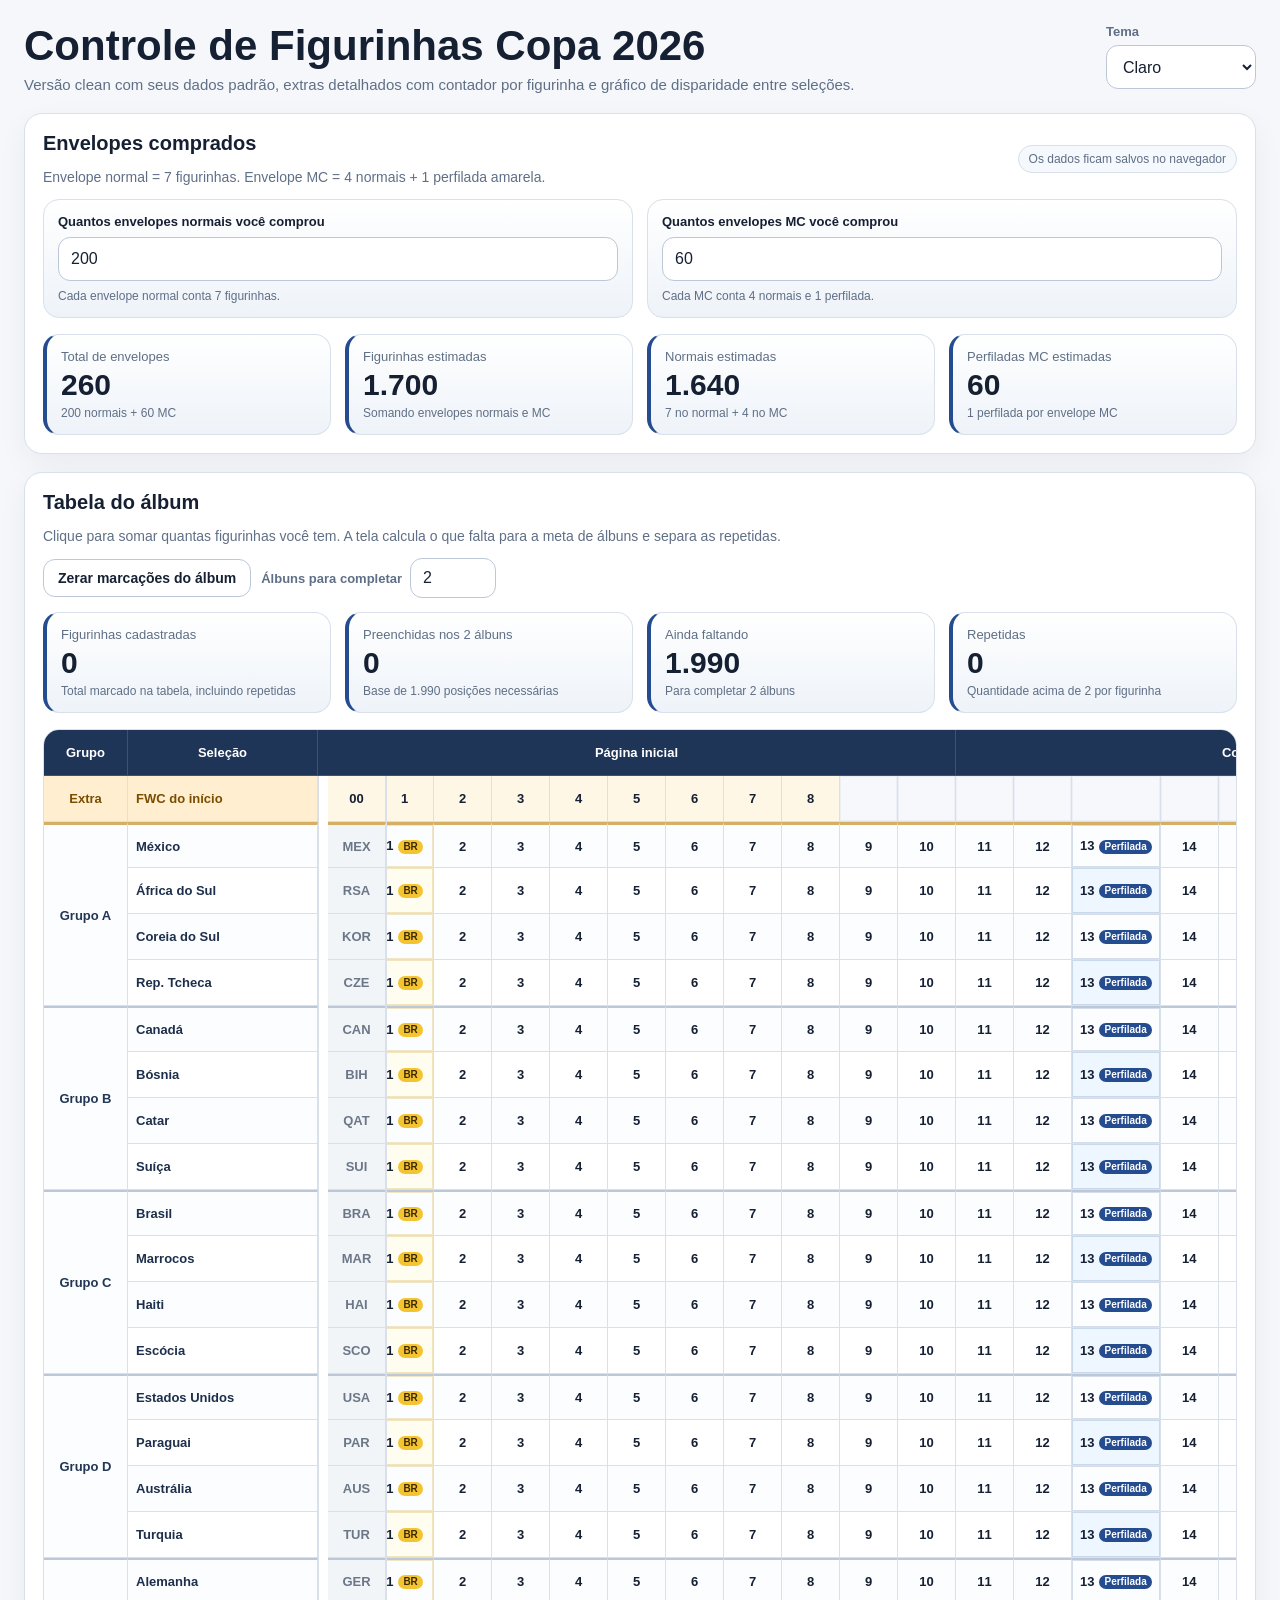
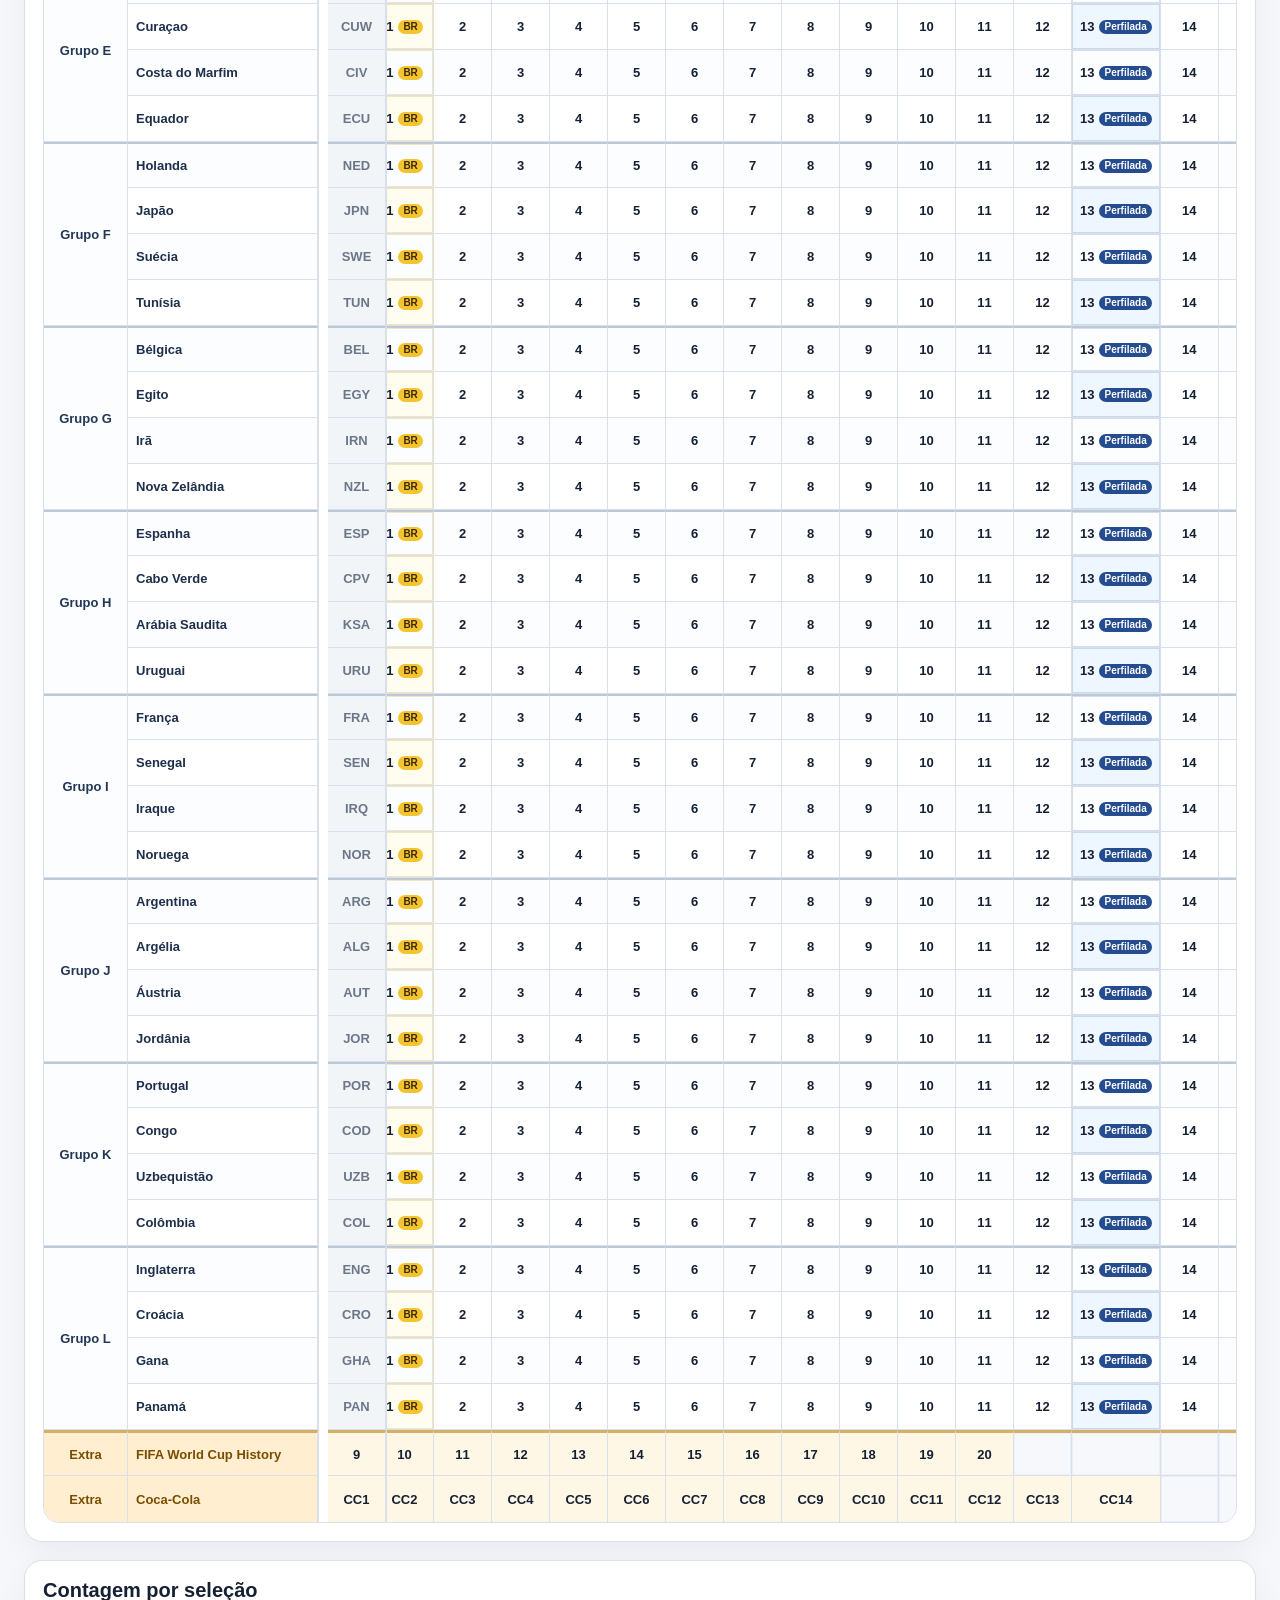
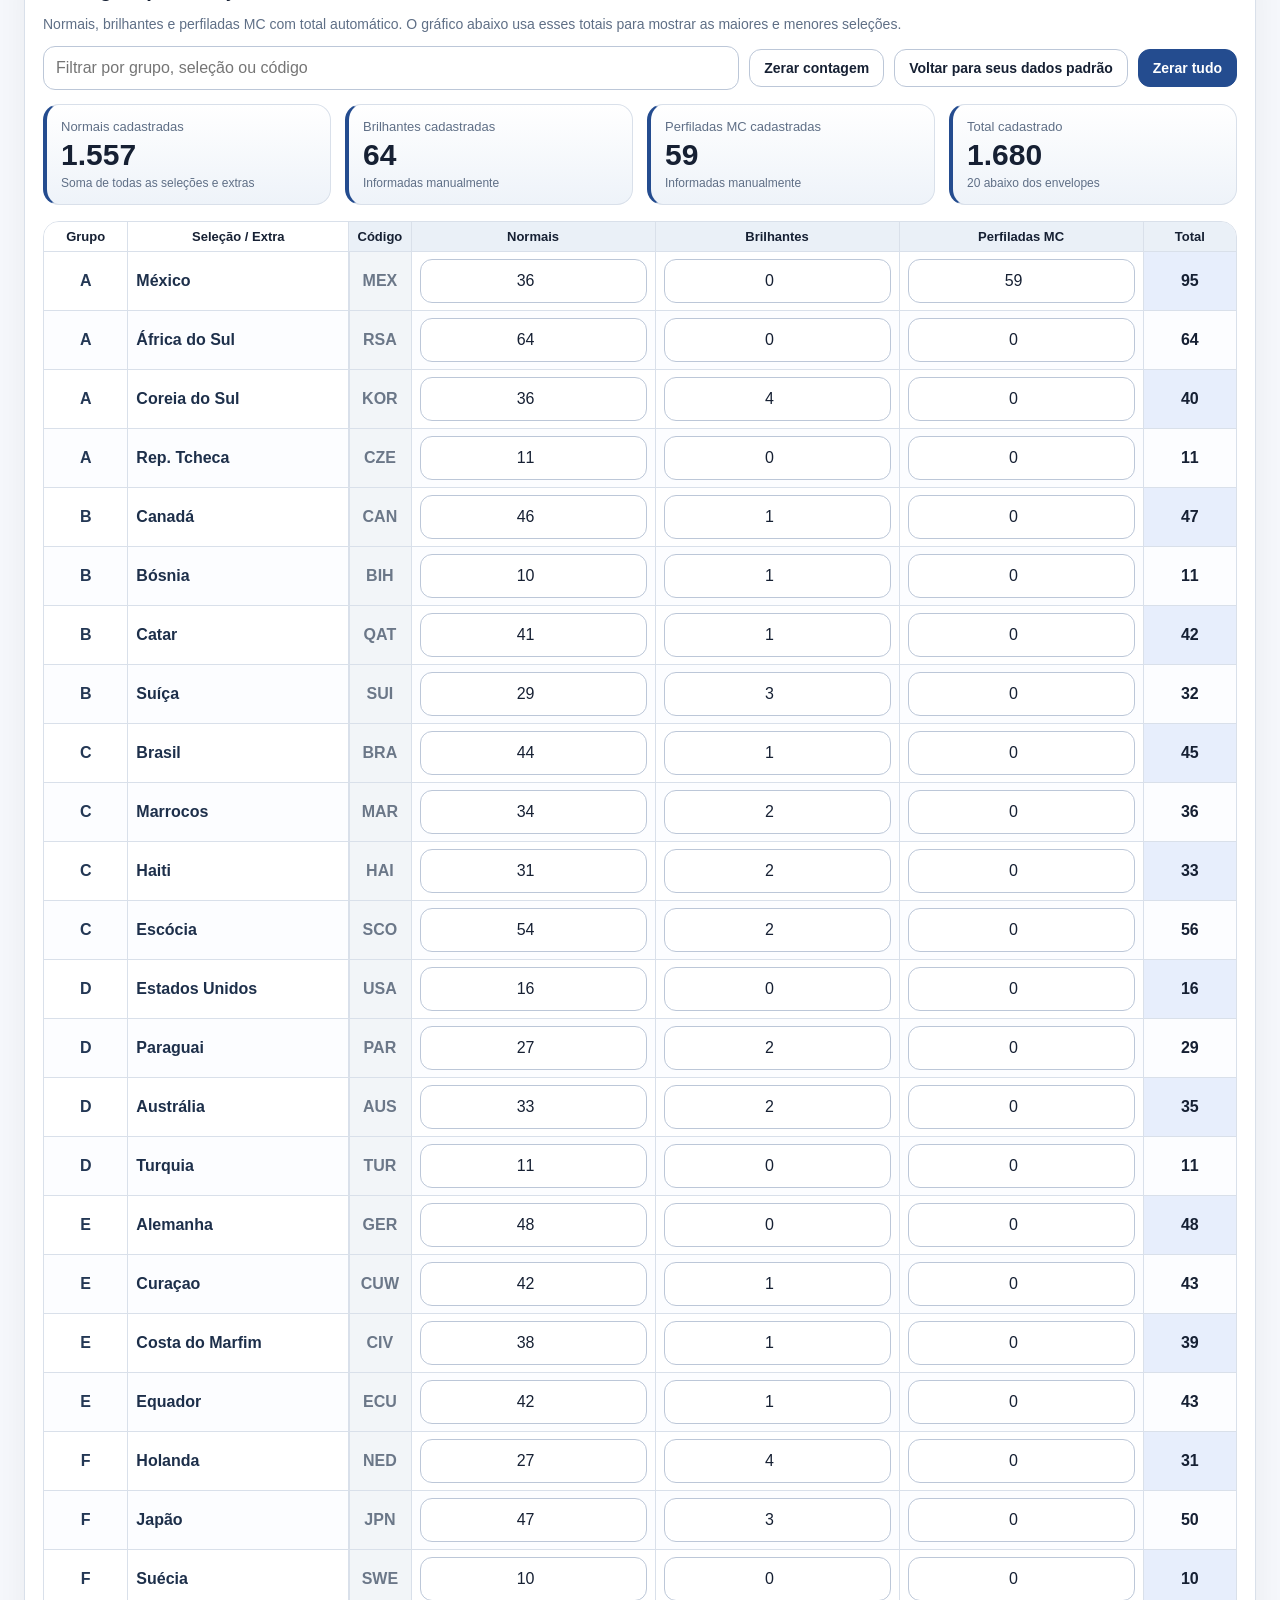
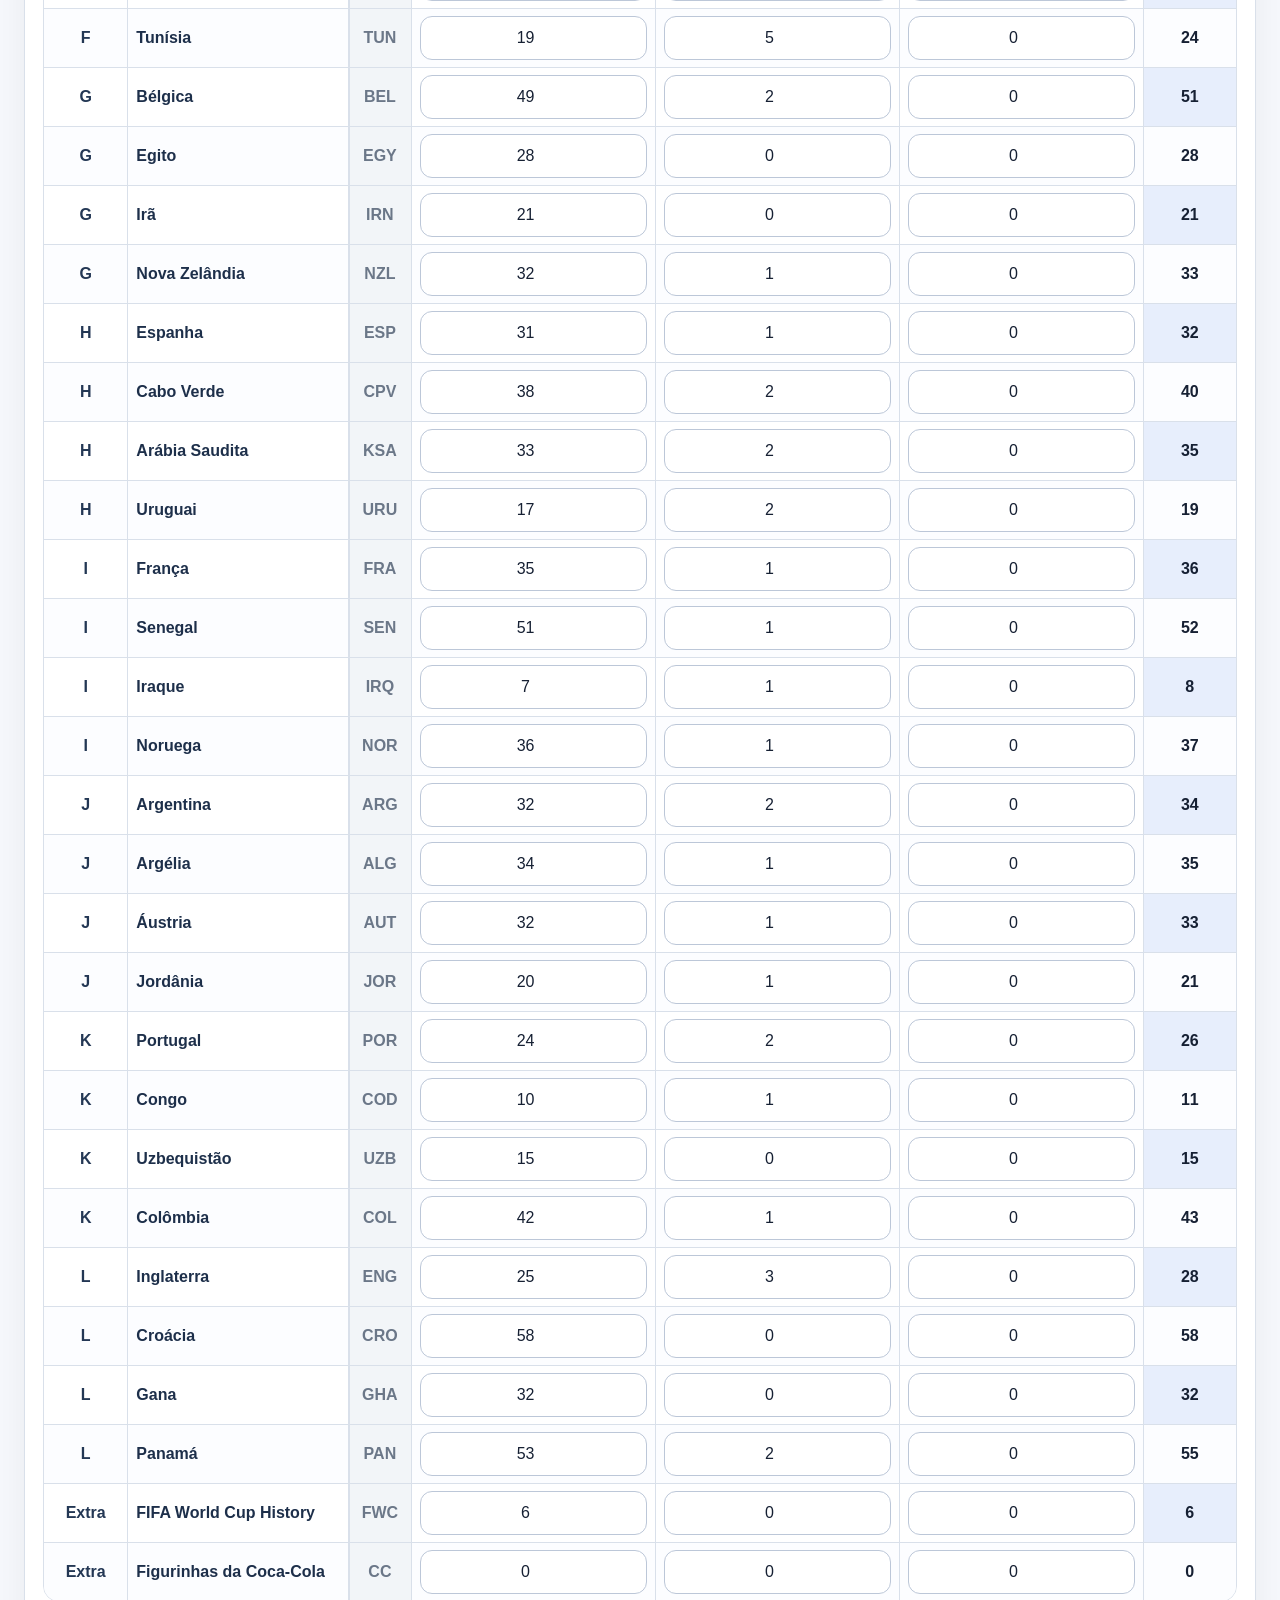
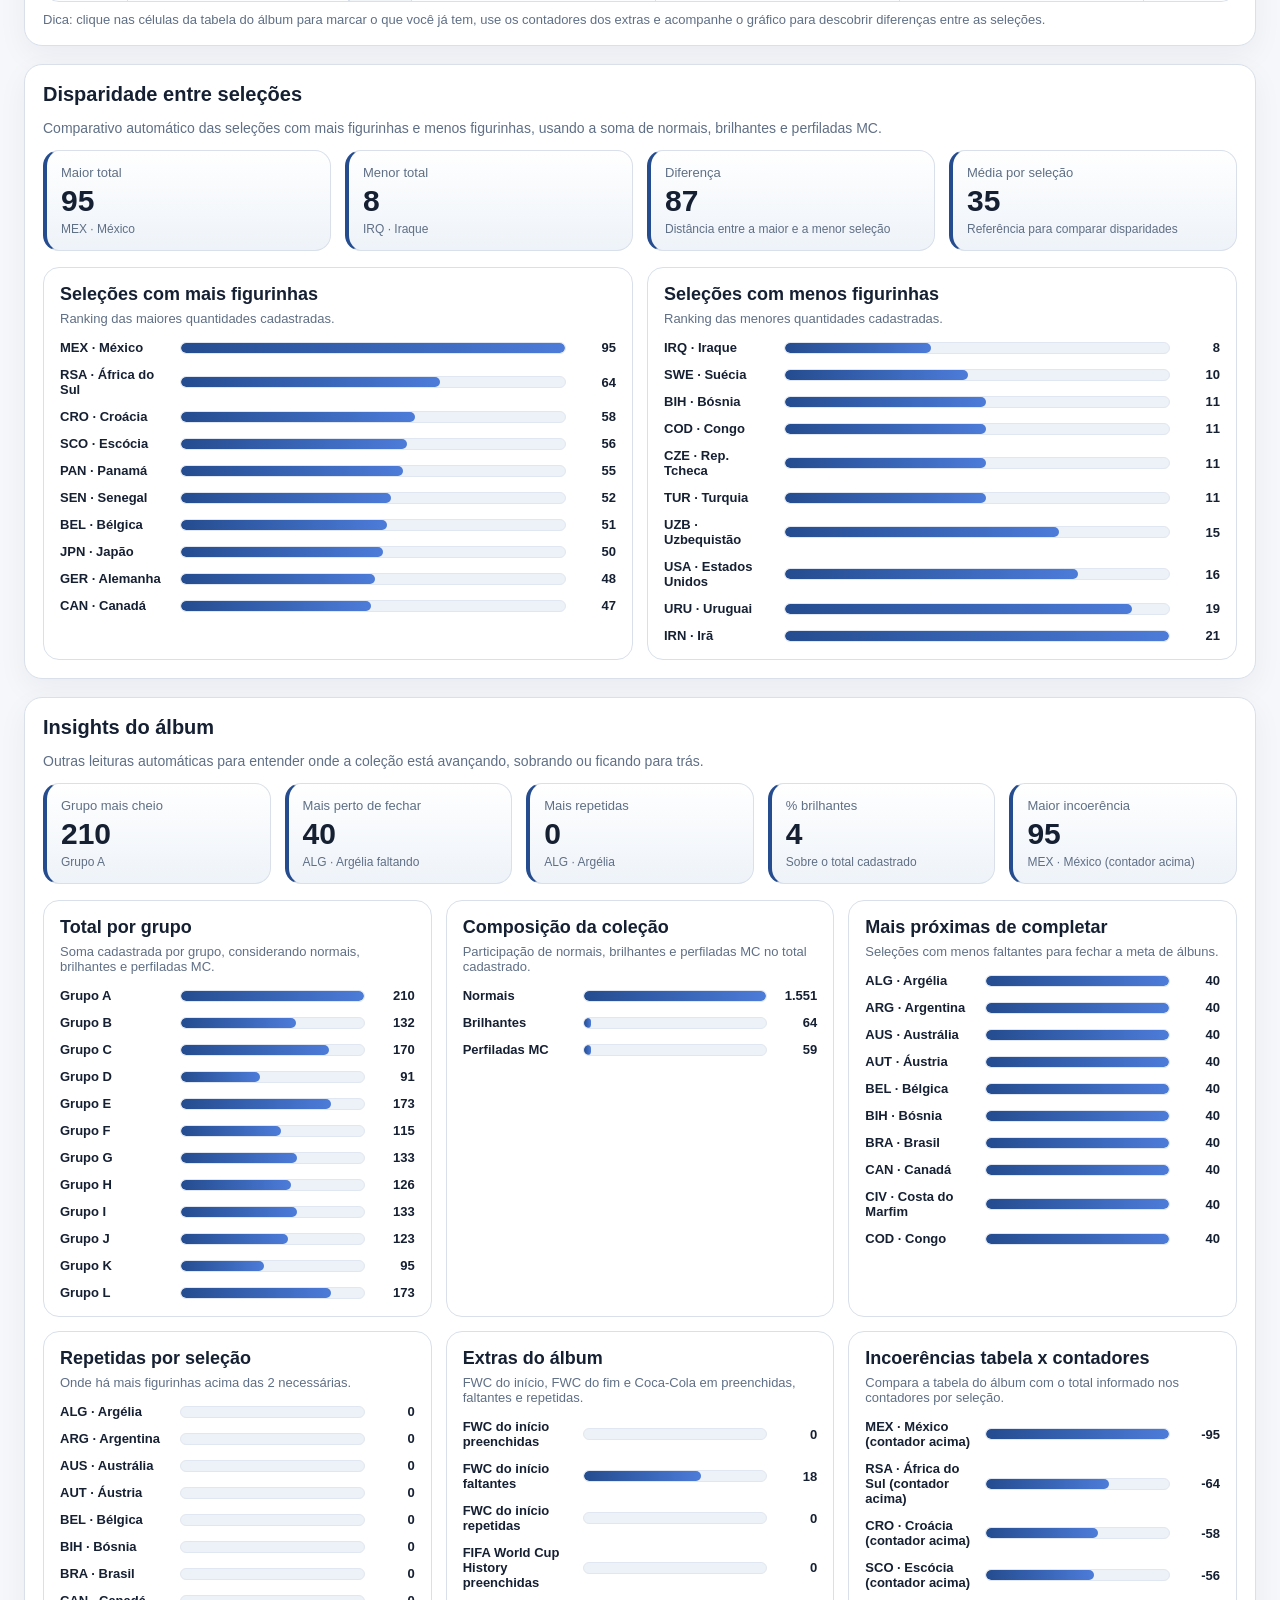
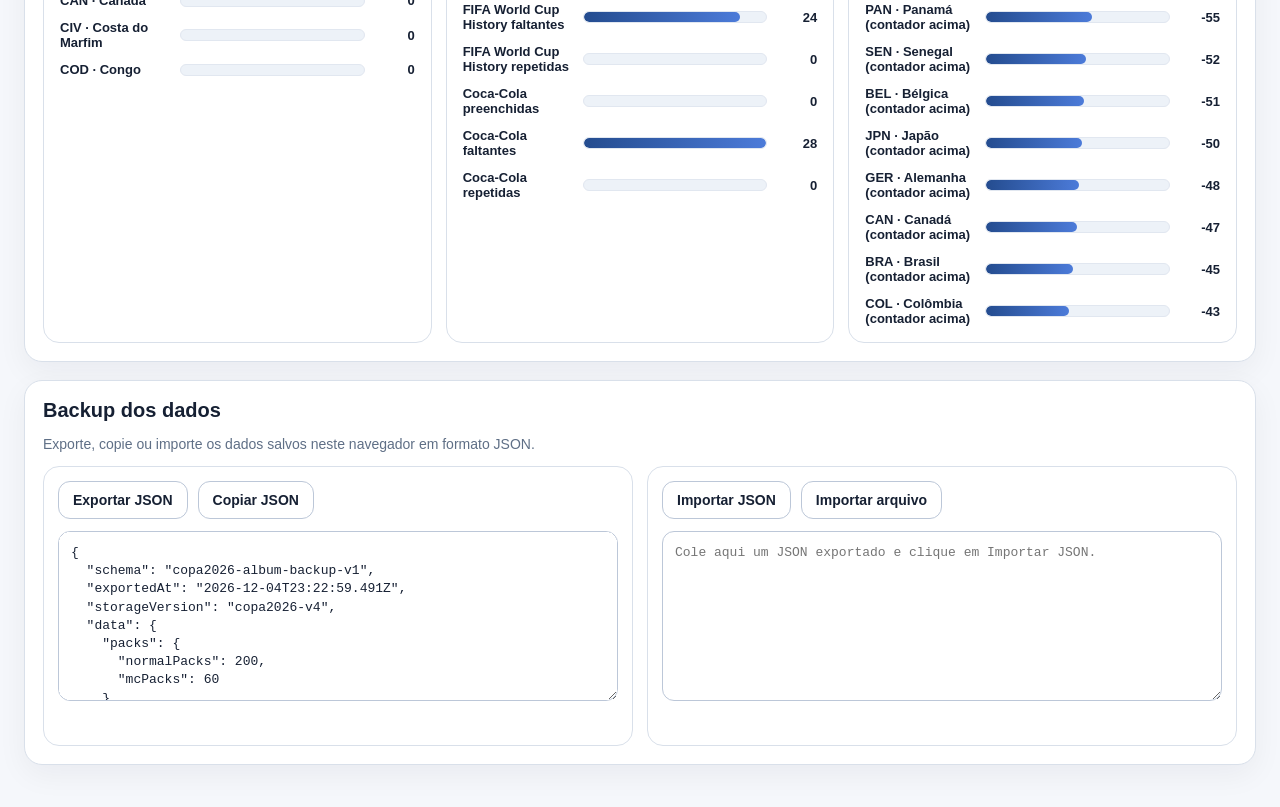
<file: index.html>
<!DOCTYPE html>
<html lang="pt-BR">
<head>
  <meta charset="UTF-8" />
  <meta name="viewport" content="width=device-width, initial-scale=1.0" />
  <title>Controle de Figurinhas Copa 2026</title>
  <link rel="stylesheet" href="style.css" />
</head>
<body>
  <div class="page">
    <header class="header">
      <div>
        <h1>Controle de Figurinhas Copa 2026</h1>
        <p class="subtitle">Versão clean com seus dados padrão, extras detalhados com contador por figurinha e gráfico de disparidade entre seleções.</p>
      </div>
      <div class="theme-control">
        <label for="themeSelect">Tema</label>
        <select id="themeSelect">
          <option value="light">Claro</option>
          <option value="dark">Escuro</option>
        </select>
      </div>
    </header>

    <section class="section">
      <div class="section-head">
        <div>
          <h2>Envelopes comprados</h2>
          <p class="section-note">Envelope normal = 7 figurinhas. Envelope MC = 4 normais + 1 perfilada amarela.</p>
        </div>
        <div class="badge">Os dados ficam salvos no navegador</div>
      </div>

      <div class="envelopes-grid">
        <div class="input-card">
          <label for="normalPacks">Quantos envelopes normais você comprou</label>
          <input id="normalPacks" type="number" min="0" step="1" />
          <div class="hint">Cada envelope normal conta 7 figurinhas.</div>
        </div>
        <div class="input-card">
          <label for="mcPacks">Quantos envelopes MC você comprou</label>
          <input id="mcPacks" type="number" min="0" step="1" />
          <div class="hint">Cada MC conta 4 normais e 1 perfilada.</div>
        </div>
      </div>

      <div class="grid cards" id="packMetrics"></div>
    </section>

    <section class="section">
      <div class="section-head">
        <div>
          <h2>Tabela do álbum</h2>
          <p class="section-note">Clique para somar quantas figurinhas você tem. A tela calcula o que falta para a meta de álbuns e separa as repetidas.</p>
        </div>
      </div>

      <div class="album-actions">
        <button id="clearAlbum">Zerar marcações do álbum</button>
        <label class="inline-control" for="albumTarget">
          Álbuns para completar
          <input id="albumTarget" type="number" min="1" max="20" step="1" />
        </label>
      </div>

      <div class="grid cards" id="albumMetrics" style="margin-bottom: 16px;"></div>

      <div class="table-shell">
        <table class="album-table" id="albumTable"></table>
      </div>
      <div class="mobile-album-picker" id="mobileAlbumPicker"></div>

    </section>

    <section class="section">
      <div class="section-head">
        <div>
          <h2>Contagem por seleção</h2>
          <p class="section-note">Normais, brilhantes e perfiladas MC com total automático. O gráfico abaixo usa esses totais para mostrar as maiores e menores seleções.</p>
        </div>
      </div>

      <div class="toolbar">
        <div class="toolbar-left" style="min-width: min(100%, 340px); flex: 1;">
          <input id="filterInput" type="search" placeholder="Filtrar por grupo, seleção ou código" />
        </div>
        <div class="toolbar-right">
          <button id="clearCounts">Zerar contagem</button>
          <button id="resetDefaults">Voltar para seus dados padrão</button>
          <button id="clearAll" class="primary">Zerar tudo</button>
        </div>
      </div>

      <div class="grid cards" id="collectionMetrics" style="margin-bottom: 16px;"></div>

      <div class="table-shell">
        <table class="count-table" id="countTable"></table>
      </div>

      <div class="footer-note">Dica: clique nas células da tabela do álbum para marcar o que você já tem, use os contadores dos extras e acompanhe o gráfico para descobrir diferenças entre as seleções.</div>
    </section>


    <section class="section">
      <div class="section-head">
        <div>
          <h2>Disparidade entre seleções</h2>
          <p class="section-note">Comparativo automático das seleções com mais figurinhas e menos figurinhas, usando a soma de normais, brilhantes e perfiladas MC.</p>
        </div>
      </div>

      <div class="grid cards" id="disparityMetrics" style="margin-bottom: 16px;"></div>
      <div class="chart-grid">
        <div class="chart-card">
          <h3>Seleções com mais figurinhas</h3>
          <p>Ranking das maiores quantidades cadastradas.</p>
          <div class="bar-list" id="topTeamsChart"></div>
        </div>
        <div class="chart-card">
          <h3>Seleções com menos figurinhas</h3>
          <p>Ranking das menores quantidades cadastradas.</p>
          <div class="bar-list" id="bottomTeamsChart"></div>
        </div>
      </div>
    </section>

    <section class="section">
      <div class="section-head">
        <div>
          <h2>Insights do álbum</h2>
          <p class="section-note">Outras leituras automáticas para entender onde a coleção está avançando, sobrando ou ficando para trás.</p>
        </div>
      </div>

      <div class="grid cards" id="insightMetrics" style="margin-bottom: 16px;"></div>
      <div class="chart-grid">
        <div class="chart-card">
          <h3>Total por grupo</h3>
          <p>Soma cadastrada por grupo, considerando normais, brilhantes e perfiladas MC.</p>
          <div class="bar-list" id="groupTotalsChart"></div>
        </div>
        <div class="chart-card">
          <h3>Composição da coleção</h3>
          <p>Participação de normais, brilhantes e perfiladas MC no total cadastrado.</p>
          <div class="bar-list" id="compositionChart"></div>
        </div>
        <div class="chart-card">
          <h3>Mais próximas de completar</h3>
          <p>Seleções com menos faltantes para fechar a meta de álbuns.</p>
          <div class="bar-list" id="closestTeamsChart"></div>
        </div>
        <div class="chart-card">
          <h3>Repetidas por seleção</h3>
          <p>Onde há mais figurinhas acima das 2 necessárias.</p>
          <div class="bar-list" id="repeatedTeamsChart"></div>
        </div>
        <div class="chart-card">
          <h3>Extras do álbum</h3>
          <p>FWC do início, FWC do fim e Coca-Cola em preenchidas, faltantes e repetidas.</p>
          <div class="bar-list" id="extraAlbumChart"></div>
        </div>
        <div class="chart-card">
          <h3>Incoerências tabela x contadores</h3>
          <p>Compara a tabela do álbum com o total informado nos contadores por seleção.</p>
          <div class="bar-list" id="inconsistencyChart"></div>
        </div>
      </div>
    </section>

    <section class="section">
      <div class="section-head">
        <div>
          <h2>Backup dos dados</h2>
          <p class="section-note">Exporte, copie ou importe os dados salvos neste navegador em formato JSON.</p>
        </div>
      </div>

      <div class="backup-grid">
        <div class="backup-panel">
          <div class="backup-actions">
            <button id="exportJson">Exportar JSON</button>
            <button id="copyJson">Copiar JSON</button>
          </div>
          <textarea id="backupJson" readonly placeholder="O JSON exportado aparece aqui."></textarea>
          <div class="status-line" id="backupStatus"></div>
        </div>
        <div class="backup-panel">
          <div class="backup-actions">
            <button id="importJson">Importar JSON</button>
            <button id="importJsonFileButton">Importar arquivo</button>
            <input id="importJsonFile" type="file" accept="application/json,.json" hidden />
          </div>
          <textarea id="importJsonText" placeholder="Cole aqui um JSON exportado e clique em Importar JSON."></textarea>
          <div class="status-line" id="importStatus"></div>
        </div>
      </div>
    </section>

  </div>

  <script src="app.js"></script>
</body>
</html>
</file>
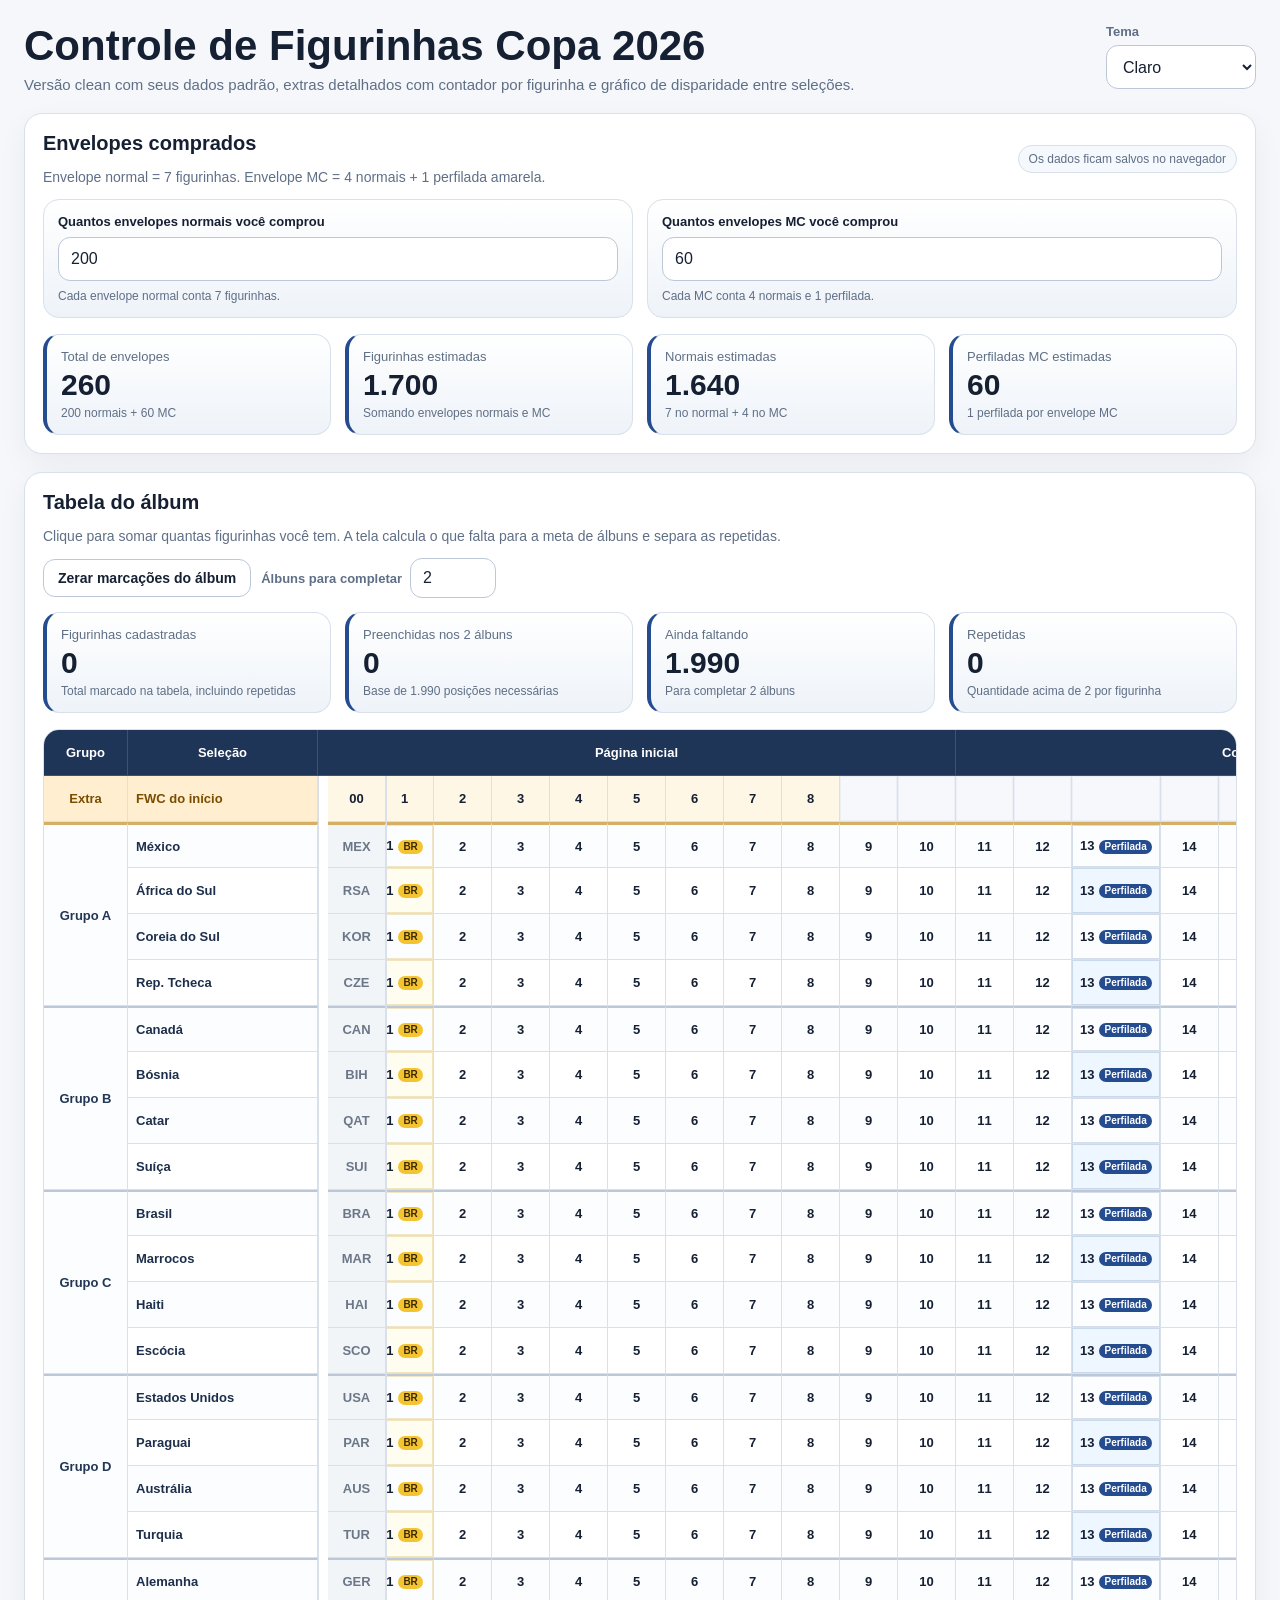
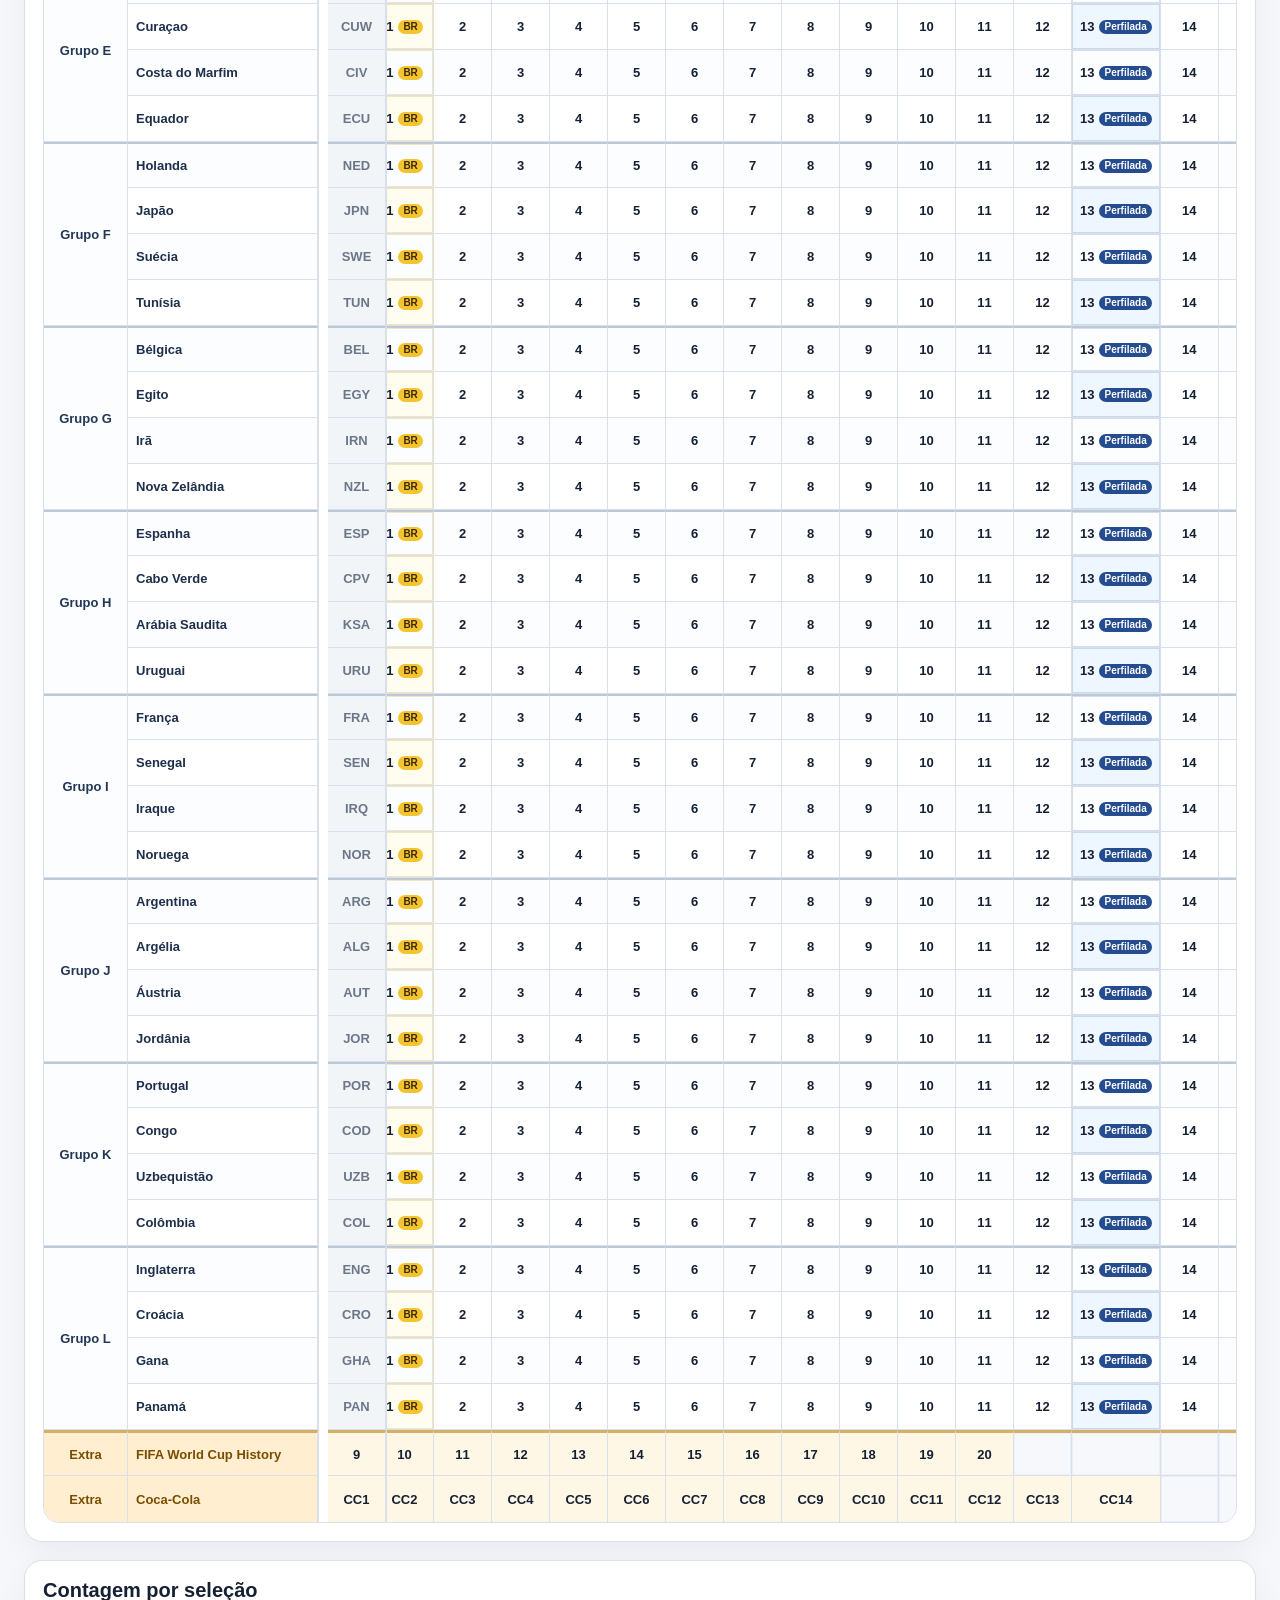
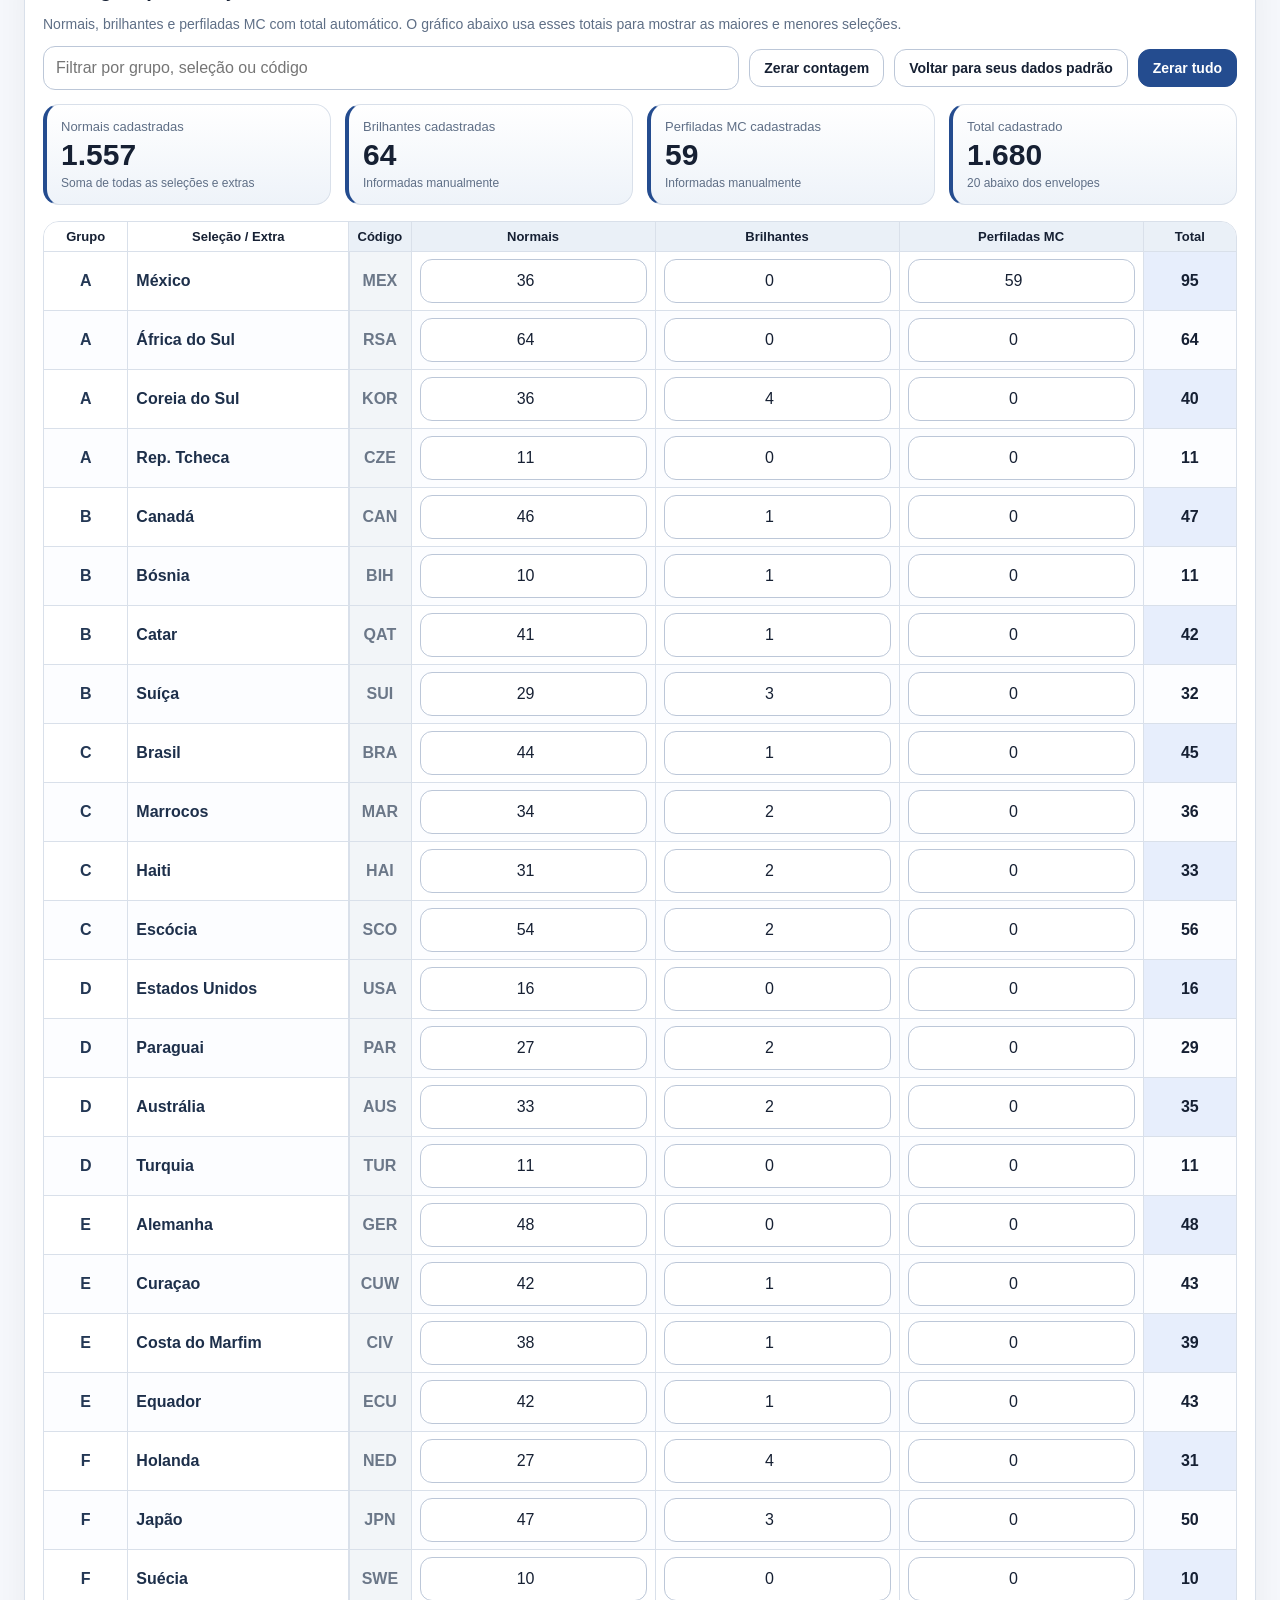
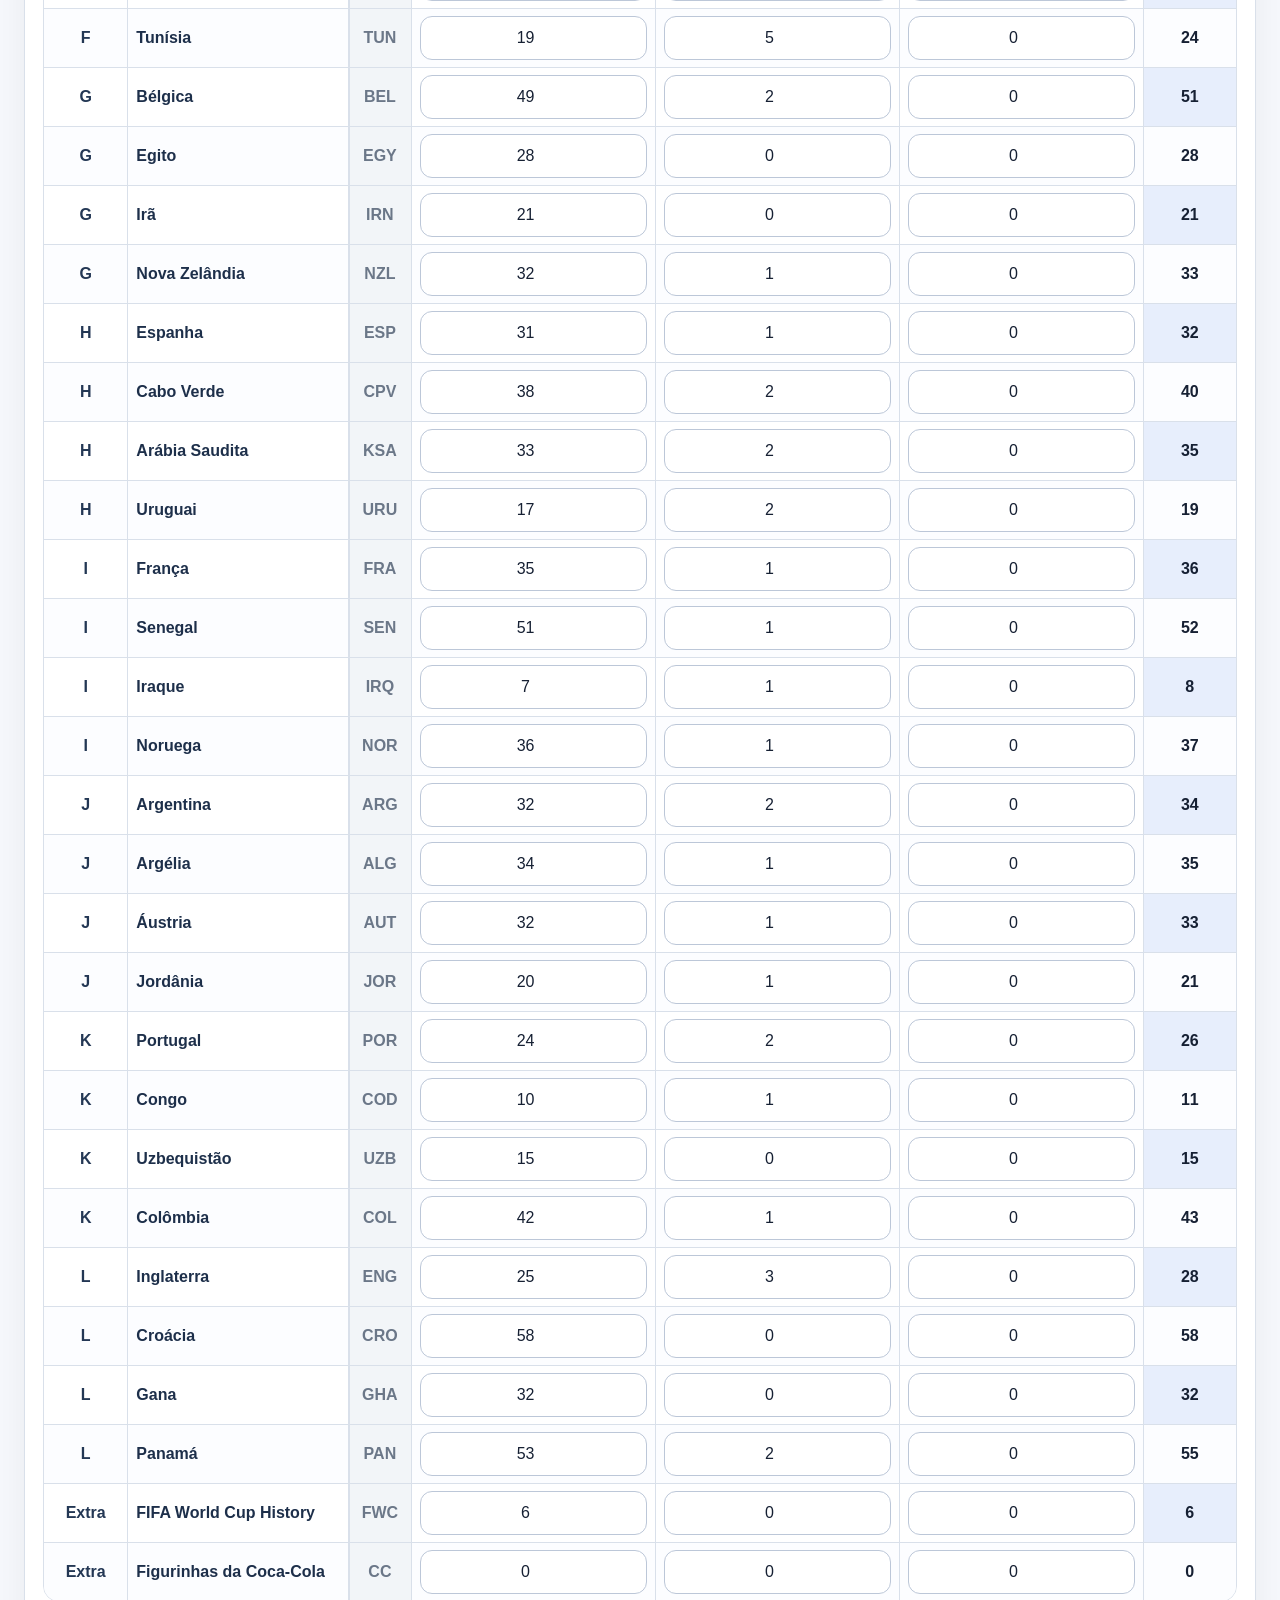
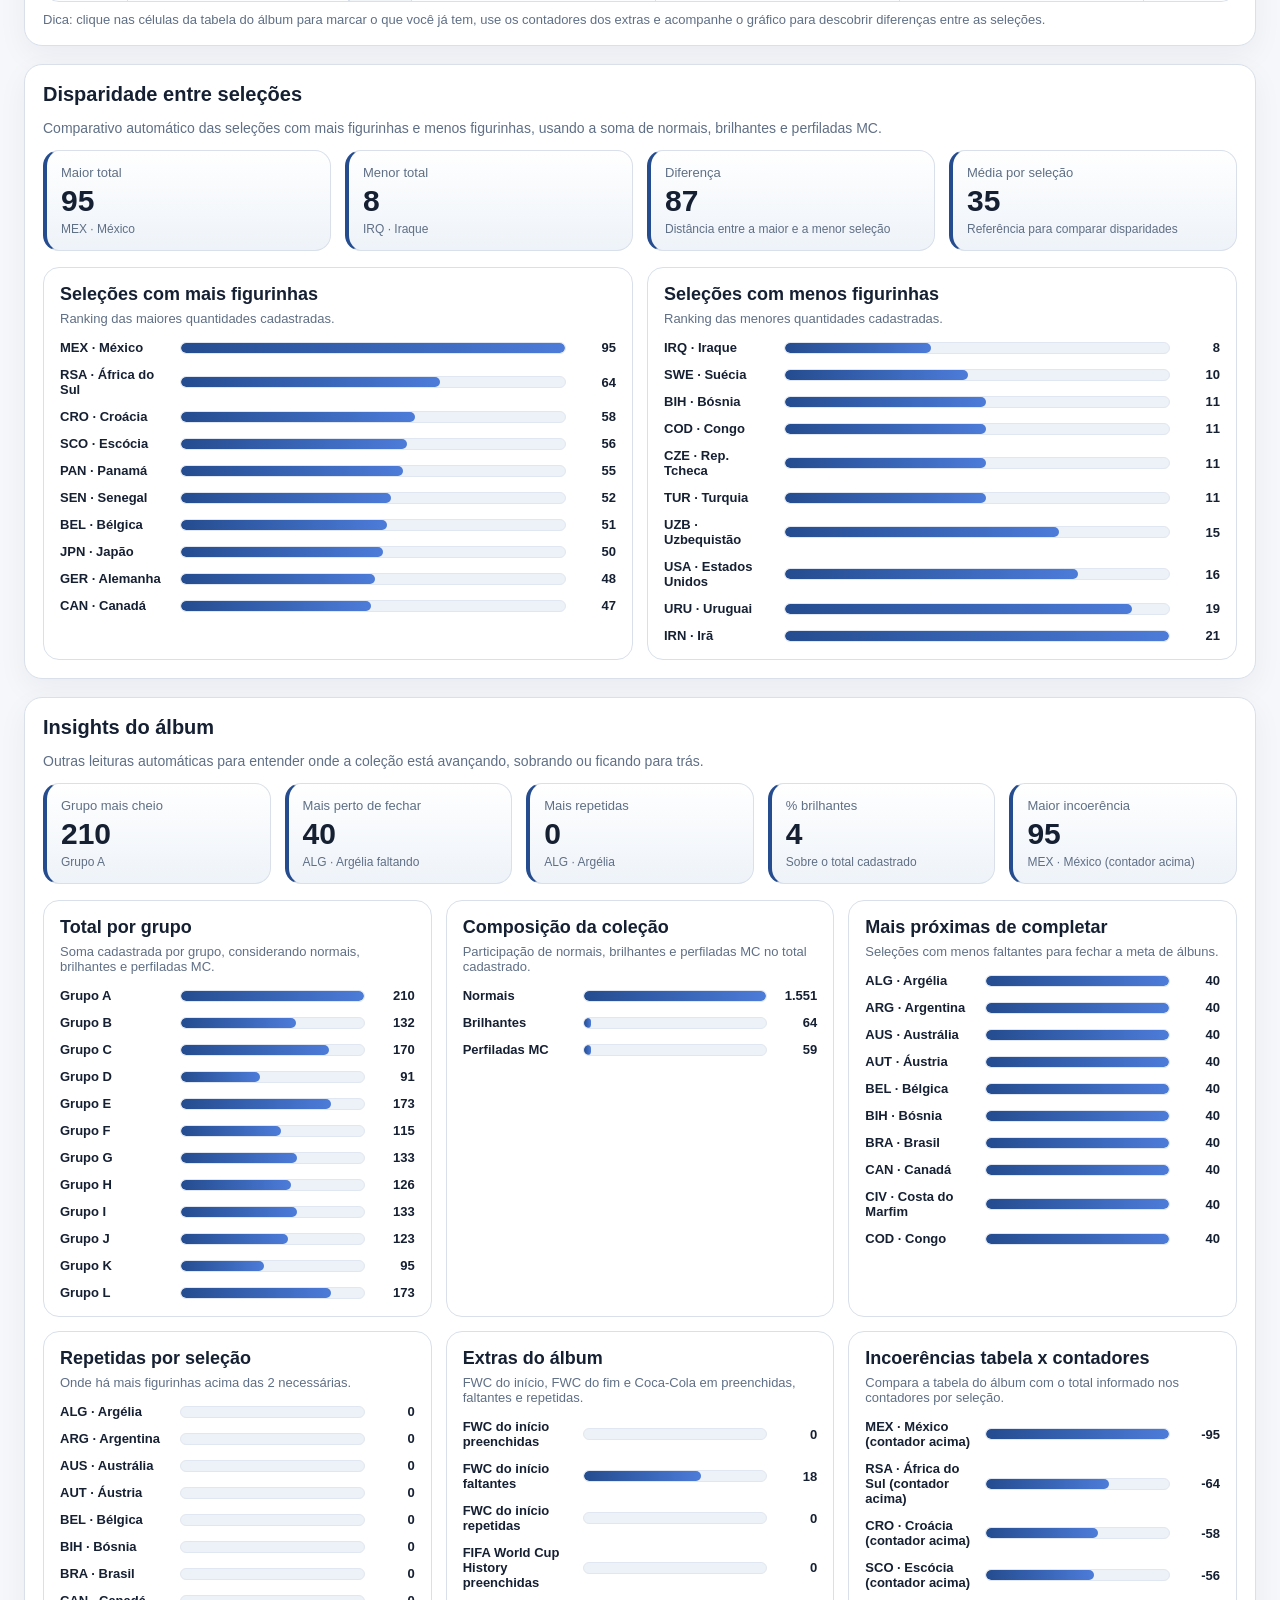
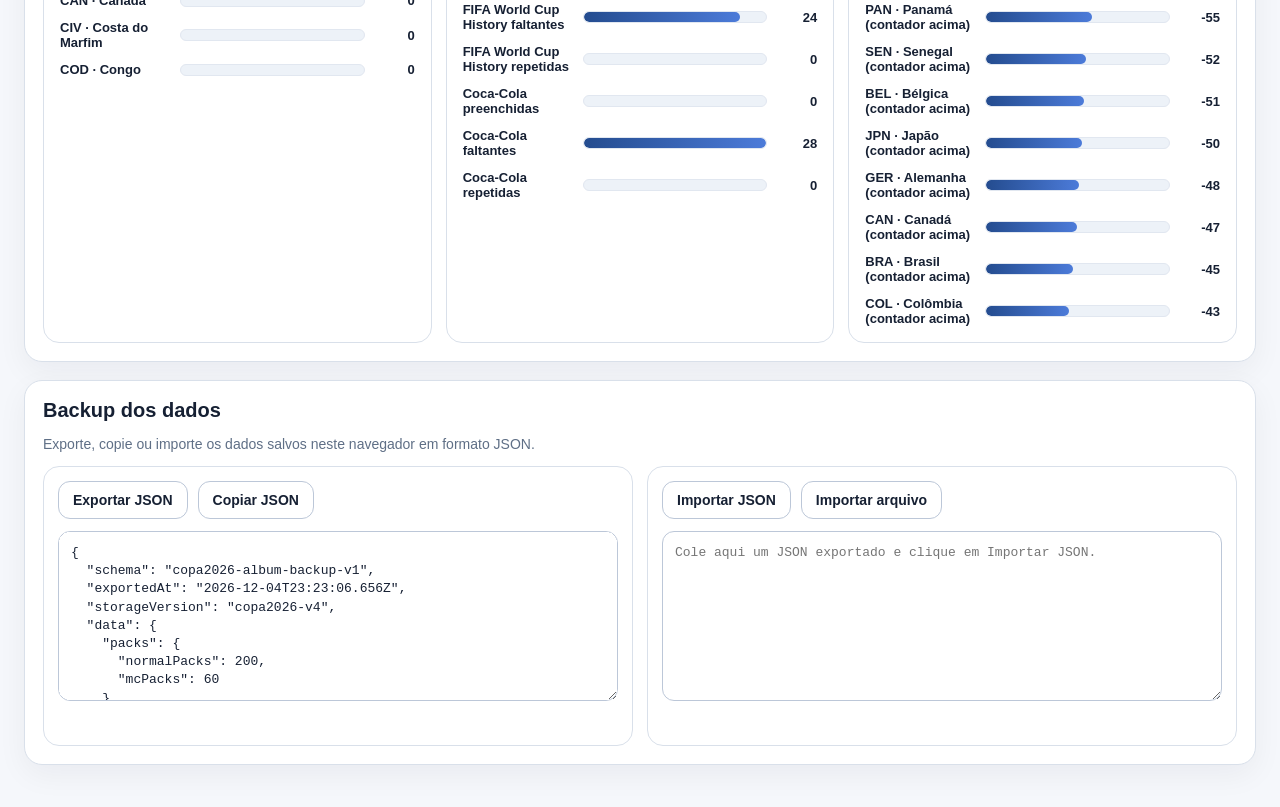
<file: figurinhas-copa-2026-clean-v3.html>
<!DOCTYPE html>
<html lang="pt-BR">
<head>
  <meta charset="UTF-8" />
  <meta name="viewport" content="width=device-width, initial-scale=1.0" />
  <title>Controle de Figurinhas Copa 2026</title>
  <style>
    :root {
      --bg: #f5f7fb;
      --card: #ffffff;
      --line: #d9e0ea;
      --line-strong: #bcc7d8;
      --text: #162033;
      --muted: #5f6f86;
      --soft: #eef3f9;
      --accent: #244c8f;
      --accent-soft: #e7eefc;
      --success: #1e8a56;
      --success-soft: #e9f8f0;
      --warning: #b36b00;
      --warning-soft: #fff4d7;
      --extra: #7a4d00;
      --extra-soft: #fff7e6;
    }

    * { box-sizing: border-box; }

    body {
      margin: 0;
      font-family: Inter, Arial, Helvetica, sans-serif;
      background: var(--bg);
      color: var(--text);
    }

    .page {
      max-width: 1700px;
      margin: 0 auto;
      padding: 24px;
    }

    .header {
      margin-bottom: 20px;
      display: flex;
      justify-content: space-between;
      align-items: flex-start;
      gap: 16px;
      flex-wrap: wrap;
    }

    h1 {
      margin: 0 0 8px;
      font-size: clamp(28px, 4vw, 42px);
      line-height: 1.05;
    }

    .subtitle {
      margin: 0;
      color: var(--muted);
      font-size: 15px;
    }

    .theme-control {
      display: grid;
      gap: 6px;
      min-width: 150px;
    }

    .theme-control label {
      margin: 0;
      color: var(--muted);
    }

    .section {
      background: var(--card);
      border: 1px solid var(--line);
      border-radius: 18px;
      padding: 18px;
      box-shadow: 0 10px 30px rgba(16, 24, 40, 0.05);
      margin-bottom: 18px;
    }

    .section h2 {
      margin: 0 0 14px;
      font-size: 20px;
    }

    .section-head {
      display: flex;
      align-items: center;
      justify-content: space-between;
      gap: 12px;
      flex-wrap: wrap;
      margin-bottom: 14px;
    }

    .section-note {
      color: var(--muted);
      font-size: 14px;
      margin: 0;
    }

    .grid {
      display: grid;
      gap: 14px;
    }

    .grid.cards {
      grid-template-columns: repeat(auto-fit, minmax(180px, 1fr));
    }

    .metric,
    .input-card {
      background: linear-gradient(180deg, #ffffff 0%, var(--soft) 100%);
      border: 1px solid var(--line);
      border-radius: 16px;
      padding: 14px;
    }

    .metric {
      border-left: 4px solid var(--accent);
    }

    .metric-label {
      font-size: 13px;
      color: var(--muted);
      margin-bottom: 6px;
    }

    .metric-value {
      font-size: 30px;
      font-weight: 800;
      line-height: 1;
    }

    .metric-sub {
      margin-top: 6px;
      font-size: 12px;
      color: var(--muted);
    }

    .envelopes-grid {
      display: grid;
      grid-template-columns: repeat(auto-fit, minmax(220px, 1fr));
      gap: 14px;
      margin-bottom: 16px;
    }

    label {
      display: block;
      font-size: 13px;
      font-weight: 700;
      margin-bottom: 8px;
    }

    input[type="number"],
    input[type="search"],
    select {
      width: 100%;
      height: 44px;
      border-radius: 12px;
      border: 1px solid var(--line-strong);
      padding: 0 12px;
      font-size: 16px;
      color: var(--text);
      background: #fff;
      outline: none;
    }

    input[type="number"]:focus,
    input[type="search"]:focus,
    select:focus {
      border-color: var(--accent);
      box-shadow: 0 0 0 3px rgba(36, 76, 143, 0.12);
    }

    .hint {
      margin-top: 8px;
      font-size: 12px;
      color: var(--muted);
    }

    .toolbar {
      display: flex;
      flex-wrap: wrap;
      gap: 10px;
      align-items: center;
      justify-content: space-between;
      margin-bottom: 14px;
    }

    .toolbar-left,
    .toolbar-right {
      display: flex;
      flex-wrap: wrap;
      gap: 10px;
      align-items: center;
    }

    button {
      appearance: none;
      border: 1px solid var(--line-strong);
      background: #fff;
      color: var(--text);
      border-radius: 12px;
      padding: 10px 14px;
      font-size: 14px;
      font-weight: 700;
      cursor: pointer;
      transition: background-color 0.15s ease, border-color 0.15s ease, transform 0.15s ease;
    }

    button.primary {
      background: var(--accent);
      color: #fff;
      border-color: var(--accent);
    }

    button:hover {
      filter: brightness(0.98);
      transform: translateY(-1px);
    }

    .table-shell {
      overflow: auto;
      border: 1px solid var(--line);
      border-radius: 16px;
      background: #fff;
      box-shadow: inset 0 1px 0 rgba(255, 255, 255, 0.8);
      scrollbar-color: #aab7ca #eef3f9;
    }

    table {
      width: 100%;
      border-collapse: separate;
      border-spacing: 0;
      min-width: 1150px;
    }

    th, td {
      padding: 7px 8px;
      border-right: 1px solid var(--line);
      border-bottom: 1px solid var(--line);
      text-align: center;
      white-space: nowrap;
      background: #fff;
    }

    thead th {
      background: #eaf0f7;
      font-size: 13px;
      font-weight: 800;
      z-index: 2;
    }

    .album-table thead tr:first-child th {
      height: 46px;
      background: #1f3557;
      color: #fff;
      border-color: rgba(255, 255, 255, 0.14);
      letter-spacing: 0;
    }

    .group-cell {
      background: #eef3f8;
      font-weight: 800;
      min-width: 84px;
      color: #233754;
    }

    .selection-cell {
      text-align: left;
      font-weight: 700;
      min-width: 190px;
      color: #1d2f4a;
    }

    .code-cell {
      min-width: 62px;
      font-weight: 800;
      background: #f2f5f8 !important;
      color: #6b7788;
      cursor: default;
    }

    .number-cell {
      min-width: 58px;
      font-variant-numeric: tabular-nums;
    }

    .sticky-top {
      position: sticky;
      top: 0;
      z-index: 4;
    }

    .sticky-col-1,
    .sticky-col-2,
    .sticky-col-3 {
      position: sticky;
      z-index: 3;
    }

    .sticky-col-1 { left: 0; }
    .sticky-col-2 { left: 84px; }
    .sticky-col-3 { left: 284px; }

    .album-table td.sticky-col-1,
    .album-table td.sticky-col-2,
    .album-table td.sticky-col-3,
    .album-table th.sticky-col-1,
    .album-table th.sticky-col-2,
    .album-table th.sticky-col-3,
    .count-table td.sticky-col-1,
    .count-table td.sticky-col-2,
    .count-table th.sticky-col-1,
    .count-table th.sticky-col-2 {
      box-shadow: 1px 0 0 var(--line);
    }

    .album-table .sticky-col-1,
    .album-table .sticky-col-2,
    .album-table .sticky-col-3,
    .count-table .sticky-col-1,
    .count-table .sticky-col-2 {
      background: #fff;
    }

    .album-table {
      min-width: 1500px;
      font-size: 13px;
    }

    .album-table td {
      height: 46px;
    }

    .album-table tbody tr.album-team-group-start td {
      border-top: 2px solid var(--line-strong);
    }

    .album-table tbody tr.album-extra-row td {
      background: var(--extra-soft);
    }

    .album-table tbody tr.album-extra-row .group-cell,
    .album-table tbody tr.album-extra-row .selection-cell {
      background: #ffefd0;
      color: var(--extra);
    }

    .album-table tbody tr.album-extra-row + tr.album-team-group-start td,
    .album-table tbody tr.album-team-row + tr.album-extra-row td {
      border-top: 3px solid #d5af65;
    }

    .album-table tbody tr:hover td {
      background: #f8fbff;
    }

    .album-table tbody tr.album-extra-row:hover td {
      background: #fff1d4;
    }

    .album-table tbody tr:nth-child(even) td,
    .count-table tbody tr:nth-child(even) td {
      background: #fcfdff;
    }

    .album-table tbody tr:nth-child(even) td.sticky-col-1,
    .album-table tbody tr:nth-child(even) td.sticky-col-2,
    .album-table tbody tr:nth-child(even) td.sticky-col-3,
    .count-table tbody tr:nth-child(even) td.sticky-col-1,
    .count-table tbody tr:nth-child(even) td.sticky-col-2 {
      background: #fcfdff;
    }

    .album-table tbody tr.album-extra-row td,
    .album-table tbody tr.album-extra-row:nth-child(even) td {
      background: var(--extra-soft);
    }

    .album-table tbody tr.album-extra-row .group-cell,
    .album-table tbody tr.album-extra-row .selection-cell,
    .album-table tbody tr.album-extra-row:nth-child(even) .group-cell,
    .album-table tbody tr.album-extra-row:nth-child(even) .selection-cell {
      background: #ffefd0;
      color: var(--extra);
    }

    .album-table tbody tr:hover td,
    .album-table tbody tr:nth-child(even):hover td {
      background: #f8fbff;
    }

    .album-table tbody tr.album-extra-row:hover td,
    .album-table tbody tr.album-extra-row:nth-child(even):hover td {
      background: #fff1d4;
    }

    .album-table th:last-child,
    .album-table td:last-child,
    .count-table th:last-child,
    .count-table td:last-child,
    .mini-table th:last-child,
    .mini-table td:last-child {
      border-right: 0;
    }

    .album-table tr:last-child td,
    .count-table tr:last-child td,
    .mini-table tr:last-child td {
      border-bottom: 0;
    }

    .count-table {
      min-width: 980px;
    }

    .count-table .selection-cell {
      min-width: 220px;
    }

    .count-input {
      width: 90px;
      min-width: 90px;
      text-align: center;
    }

    .total-cell {
      font-weight: 800;
      background: var(--accent-soft);
      min-width: 92px;
    }

    .mini-grid {
      display: grid;
      grid-template-columns: repeat(auto-fit, minmax(320px, 1fr));
      gap: 14px;
    }

    .mini-table {
      min-width: 100%;
    }

    .mini-table th {
      background: #edf2f8;
      font-size: 13px;
      font-weight: 800;
    }

    .badge {
      display: inline-flex;
      align-items: center;
      gap: 6px;
      font-size: 12px;
      color: var(--muted);
      background: #f5f8fc;
      border: 1px solid var(--line);
      border-radius: 999px;
      padding: 6px 10px;
    }

    .footer-note {
      color: var(--muted);
      font-size: 13px;
      margin-top: 10px;
    }

    .album-sticker {
      min-width: 58px;
      font-weight: 700;
      cursor: pointer;
      user-select: none;
      touch-action: manipulation;
      border-radius: 0;
      transition: background-color 0.15s ease, color 0.15s ease, box-shadow 0.15s ease;
    }

    .album-label {
      display: inline-block;
    }

    .album-type-badge {
      display: inline-flex;
      align-items: center;
      justify-content: center;
      min-width: 24px;
      margin-left: 5px;
      padding: 2px 5px;
      border-radius: 999px;
      font-size: 10px;
      font-weight: 800;
      line-height: 1;
      vertical-align: middle;
    }

    .album-sticker.shiny {
      background: #fffdf0;
      box-shadow: inset 0 0 0 1px rgba(194, 141, 0, 0.22);
    }

    .album-sticker.profiled-normal {
      background: #eef7ff;
      box-shadow: inset 0 0 0 1px rgba(36, 76, 143, 0.18);
    }

    .album-sticker.shiny .album-type-badge {
      background: #f4c430;
      color: #3b2a00;
    }

    .album-sticker.profiled-normal .album-type-badge {
      background: #244c8f;
      color: #fff;
    }

    .album-qty {
      display: inline-flex;
      align-items: center;
      justify-content: center;
      min-width: 28px;
      margin-left: 5px;
      padding: 2px 5px;
      border-radius: 999px;
      background: rgba(30, 138, 86, 0.12);
      color: var(--success);
      font-size: 11px;
      font-weight: 800;
      line-height: 1;
      vertical-align: middle;
    }

    .album-sticker:hover {
      background: #eef5ff !important;
      box-shadow: inset 0 0 0 2px rgba(36, 76, 143, 0.18);
    }

    .album-sticker.owned {
      background: var(--success-soft) !important;
      color: var(--success);
      box-shadow: inset 0 0 0 2px rgba(30, 138, 86, 0.18);
    }

    .album-sticker.complete {
      background: #d9f4e8 !important;
      box-shadow: inset 0 0 0 2px rgba(30, 138, 86, 0.34);
    }

    .album-sticker.complete .album-qty {
      background: var(--success);
      color: #fff;
    }

    .album-sticker.repeated {
      background: var(--warning-soft) !important;
      color: #8a5a00;
      box-shadow: inset 0 0 0 2px rgba(179, 107, 0, 0.28);
    }

    .album-sticker.repeated .album-qty {
      background: var(--warning);
      color: #fff;
    }

    .album-empty-cell {
      background: #f6f8fb !important;
      color: var(--muted);
      box-shadow: inset 0 0 0 1px rgba(217, 224, 234, 0.35);
    }

    .album-actions {
      display: flex;
      gap: 10px;
      flex-wrap: wrap;
      align-items: center;
      margin-bottom: 14px;
    }

    .inline-control {
      display: inline-flex;
      align-items: center;
      gap: 8px;
      margin: 0;
      color: var(--muted);
    }

    .inline-control input {
      width: 86px;
      height: 40px;
    }

    .mobile-album-picker {
      display: none;
      margin-top: 14px;
      border: 1px solid var(--line);
      border-radius: 16px;
      background: #fff;
      overflow: hidden;
    }

    .mobile-album-controls {
      display: grid;
      gap: 8px;
      padding: 14px;
      background: #f7faff;
      border-bottom: 1px solid var(--line);
    }

    .mobile-album-controls label {
      font-size: 13px;
      font-weight: 800;
      color: var(--muted);
    }

    .mobile-album-controls select {
      min-height: 44px;
    }

    .mobile-album-grid {
      display: grid;
      grid-template-columns: repeat(4, minmax(0, 1fr));
      gap: 8px;
      padding: 14px;
    }

    .mobile-album-sticker {
      min-height: 46px;
      padding: 8px 6px;
      border-radius: 10px;
      touch-action: manipulation;
    }

    .mobile-album-sticker.owned {
      background: var(--success-soft);
      color: var(--success);
      border-color: rgba(30, 138, 86, 0.35);
      box-shadow: inset 0 0 0 2px rgba(30, 138, 86, 0.14);
    }

    .mobile-album-sticker.complete {
      background: #d9f4e8;
      color: var(--success);
      border-color: rgba(30, 138, 86, 0.35);
    }

    .mobile-album-sticker.repeated {
      background: var(--warning-soft);
      color: #8a5a00;
      border-color: rgba(179, 107, 0, 0.35);
    }

    .mobile-album-sticker.shiny {
      border-color: rgba(194, 141, 0, 0.35);
    }

    .mobile-album-sticker.profiled-normal {
      border-color: rgba(36, 76, 143, 0.35);
    }

    .chart-grid {
      display: grid;
      grid-template-columns: repeat(auto-fit, minmax(320px, 1fr));
      gap: 14px;
      margin-top: 14px;
    }

    .chart-card {
      border: 1px solid var(--line);
      border-radius: 16px;
      background: #fff;
      padding: 16px;
    }

    .chart-card h3 {
      margin: 0 0 6px;
      font-size: 18px;
    }

    .chart-card p {
      margin: 0 0 14px;
      color: var(--muted);
      font-size: 13px;
    }

    .bar-list {
      display: grid;
      gap: 12px;
    }

    .bar-row {
      display: grid;
      grid-template-columns: minmax(88px, 110px) 1fr auto;
      gap: 10px;
      align-items: center;
    }

    .bar-name {
      font-size: 13px;
      font-weight: 700;
    }

    .bar-track {
      width: 100%;
      height: 12px;
      border-radius: 999px;
      background: #edf2f8;
      overflow: hidden;
      border: 1px solid #e1e7f0;
    }

    .bar-fill {
      height: 100%;
      border-radius: 999px;
      background: linear-gradient(90deg, #244c8f, #4c7bd9);
    }

    .bar-value {
      min-width: 40px;
      text-align: right;
      font-size: 13px;
      font-weight: 800;
      font-variant-numeric: tabular-nums;
    }

    .backup-grid {
      display: grid;
      grid-template-columns: minmax(280px, 1fr) minmax(280px, 1fr);
      gap: 14px;
    }

    .backup-panel {
      border: 1px solid var(--line);
      border-radius: 16px;
      background: var(--card);
      padding: 14px;
    }

    .backup-actions {
      display: flex;
      flex-wrap: wrap;
      gap: 10px;
      margin-bottom: 12px;
    }

    textarea {
      width: 100%;
      min-height: 170px;
      resize: vertical;
      border: 1px solid var(--line-strong);
      border-radius: 12px;
      padding: 12px;
      font: 13px/1.4 Consolas, "Courier New", monospace;
      color: var(--text);
      background: #fff;
      outline: none;
    }

    textarea:focus {
      border-color: var(--accent);
      box-shadow: 0 0 0 3px rgba(36, 76, 143, 0.12);
    }

    .status-line {
      min-height: 18px;
      margin-top: 8px;
      color: var(--muted);
      font-size: 13px;
    }

    body[data-theme="dark"] {
      --bg: #000000;
      --card: #080808;
      --line: #242424;
      --line-strong: #3a3a3a;
      --text: #f4f4f4;
      --muted: #a6a6a6;
      --soft: #111111;
      --accent: #f1f1f1;
      --accent-soft: #151515;
      --success: #45d483;
      --success-soft: #092114;
      --warning: #ffbf3f;
      --warning-soft: #261900;
      --extra: #ffd166;
      --extra-soft: #150f05;
    }

    body[data-theme="dark"] .section {
      box-shadow: none;
    }

    body[data-theme="dark"] .metric,
    body[data-theme="dark"] .input-card {
      background: linear-gradient(180deg, #111111 0%, #070707 100%);
    }

    body[data-theme="dark"] input[type="number"],
    body[data-theme="dark"] input[type="search"],
    body[data-theme="dark"] textarea,
    body[data-theme="dark"] select,
    body[data-theme="dark"] button {
      background: #0b0b0b;
      color: var(--text);
      border-color: var(--line-strong);
    }

    body[data-theme="dark"] button.primary {
      background: #f1f1f1;
      color: #000000;
      border-color: #f1f1f1;
    }

    body[data-theme="dark"] input[type="number"]:focus,
    body[data-theme="dark"] input[type="search"]:focus,
    body[data-theme="dark"] textarea:focus,
    body[data-theme="dark"] select:focus {
      border-color: #f1f1f1;
      box-shadow: 0 0 0 3px rgba(255, 255, 255, 0.12);
    }

    body[data-theme="dark"] .badge {
      background: #101010;
      border-color: var(--line);
      color: var(--muted);
    }

    body[data-theme="dark"] .table-shell,
    body[data-theme="dark"] .chart-card,
    body[data-theme="dark"] .backup-panel {
      background: #050505;
      border-color: var(--line);
    }

    body[data-theme="dark"] th,
    body[data-theme="dark"] td {
      background: #070707;
      border-color: var(--line);
    }

    body[data-theme="dark"] thead th {
      background: #111111;
      color: var(--text);
    }

    body[data-theme="dark"] .album-table thead tr:first-child th {
      background: #000000;
      color: #ffffff;
      border-color: #2a2a2a;
    }

    body[data-theme="dark"] .group-cell,
    body[data-theme="dark"] .album-table .sticky-col-1,
    body[data-theme="dark"] .album-table .sticky-col-2,
    body[data-theme="dark"] .album-table .sticky-col-3,
    body[data-theme="dark"] .count-table .sticky-col-1,
    body[data-theme="dark"] .count-table .sticky-col-2 {
      background: #0d0d0d;
      color: #f0f0f0;
    }

    body[data-theme="dark"] .selection-cell {
      color: #f2f2f2;
    }

    body[data-theme="dark"] .code-cell,
    body[data-theme="dark"] .album-empty-cell {
      background: #111111 !important;
      color: #7d7d7d;
    }

    body[data-theme="dark"] .album-table tbody tr:nth-child(even) td,
    body[data-theme="dark"] .count-table tbody tr:nth-child(even) td {
      background: #0b0b0b;
    }

    body[data-theme="dark"] .album-table tbody tr:nth-child(even) td.sticky-col-1,
    body[data-theme="dark"] .album-table tbody tr:nth-child(even) td.sticky-col-2,
    body[data-theme="dark"] .album-table tbody tr:nth-child(even) td.sticky-col-3,
    body[data-theme="dark"] .count-table tbody tr:nth-child(even) td.sticky-col-1,
    body[data-theme="dark"] .count-table tbody tr:nth-child(even) td.sticky-col-2 {
      background: #0d0d0d;
    }

    body[data-theme="dark"] .album-table tbody tr.album-extra-row td,
    body[data-theme="dark"] .album-table tbody tr.album-extra-row:nth-child(even) td {
      background: var(--extra-soft);
    }

    body[data-theme="dark"] .album-table tbody tr.album-extra-row .group-cell,
    body[data-theme="dark"] .album-table tbody tr.album-extra-row .selection-cell,
    body[data-theme="dark"] .album-table tbody tr.album-extra-row:nth-child(even) .group-cell,
    body[data-theme="dark"] .album-table tbody tr.album-extra-row:nth-child(even) .selection-cell {
      background: #241700;
      color: var(--extra);
    }

    body[data-theme="dark"] .album-table tbody tr:hover td,
    body[data-theme="dark"] .album-table tbody tr:nth-child(even):hover td {
      background: #151515;
    }

    body[data-theme="dark"] .album-table tbody tr.album-extra-row:hover td,
    body[data-theme="dark"] .album-table tbody tr.album-extra-row:nth-child(even):hover td {
      background: #241807;
    }

    body[data-theme="dark"] .album-sticker.shiny {
      background: #1d1702;
      color: #f6d96c;
      box-shadow: inset 0 0 0 1px rgba(255, 209, 102, 0.35);
    }

    body[data-theme="dark"] .album-sticker.profiled-normal {
      background: #101010;
      color: #efefef;
      box-shadow: inset 0 0 0 1px rgba(255, 255, 255, 0.18);
    }

    body[data-theme="dark"] .album-sticker.profiled-normal .album-type-badge {
      background: #e6e6e6;
      color: #000000;
    }

    body[data-theme="dark"] .mobile-album-sticker.profiled-normal {
      border-color: rgba(255, 255, 255, 0.35);
    }

    body[data-theme="dark"] .album-sticker:hover {
      background: #1a1a1a !important;
      box-shadow: inset 0 0 0 2px rgba(255, 255, 255, 0.2);
    }

    body[data-theme="dark"] .album-sticker.owned,
    body[data-theme="dark"] .mobile-album-sticker.owned {
      background: var(--success-soft) !important;
      color: var(--success);
    }

    body[data-theme="dark"] .album-sticker.complete,
    body[data-theme="dark"] .mobile-album-sticker.complete {
      background: #082916 !important;
      color: var(--success);
    }

    body[data-theme="dark"] .album-sticker.repeated,
    body[data-theme="dark"] .mobile-album-sticker.repeated {
      background: var(--warning-soft) !important;
      color: var(--warning);
    }

    body[data-theme="dark"] .mobile-album-picker,
    body[data-theme="dark"] .mobile-album-controls {
      background: #070707;
      border-color: var(--line);
    }

    body[data-theme="dark"] .bar-track {
      background: #151515;
      border-color: #303030;
    }

    body[data-theme="dark"] .bar-fill {
      background: linear-gradient(90deg, #f4f4f4, #8a8a8a);
    }

    body[data-theme="dark"] .total-cell {
      background: #141414;
    }

    @media (max-width: 900px) {
      .page {
        padding: 14px;
      }

      .section {
        padding: 14px;
        border-radius: 16px;
      }

      .sticky-col-2 { left: 84px; }
      .sticky-col-3 { left: 244px; }

      .selection-cell {
        min-width: 160px;
      }

      .mobile-album-picker {
        display: block;
      }

      .backup-grid {
        grid-template-columns: 1fr;
      }
    }

    @media (max-width: 420px) {
      .mobile-album-grid {
        grid-template-columns: repeat(3, minmax(0, 1fr));
      }
    }
  </style>
</head>
<body>
  <div class="page">
    <header class="header">
      <div>
        <h1>Controle de Figurinhas Copa 2026</h1>
        <p class="subtitle">Versão clean com seus dados padrão, extras detalhados com contador por figurinha e gráfico de disparidade entre seleções.</p>
      </div>
      <div class="theme-control">
        <label for="themeSelect">Tema</label>
        <select id="themeSelect">
          <option value="light">Claro</option>
          <option value="dark">Escuro</option>
        </select>
      </div>
    </header>

    <section class="section">
      <div class="section-head">
        <div>
          <h2>Envelopes comprados</h2>
          <p class="section-note">Envelope normal = 7 figurinhas. Envelope MC = 4 normais + 1 perfilada amarela.</p>
        </div>
        <div class="badge">Os dados ficam salvos no navegador</div>
      </div>

      <div class="envelopes-grid">
        <div class="input-card">
          <label for="normalPacks">Quantos envelopes normais você comprou</label>
          <input id="normalPacks" type="number" min="0" step="1" />
          <div class="hint">Cada envelope normal conta 7 figurinhas.</div>
        </div>
        <div class="input-card">
          <label for="mcPacks">Quantos envelopes MC você comprou</label>
          <input id="mcPacks" type="number" min="0" step="1" />
          <div class="hint">Cada MC conta 4 normais e 1 perfilada.</div>
        </div>
      </div>

      <div class="grid cards" id="packMetrics"></div>
    </section>

    <section class="section">
      <div class="section-head">
        <div>
          <h2>Tabela do álbum</h2>
          <p class="section-note">Clique para somar quantas figurinhas você tem. A tela calcula o que falta para a meta de álbuns e separa as repetidas.</p>
        </div>
      </div>

      <div class="album-actions">
        <button id="clearAlbum">Zerar marcações do álbum</button>
        <label class="inline-control" for="albumTarget">
          Álbuns para completar
          <input id="albumTarget" type="number" min="1" max="20" step="1" />
        </label>
      </div>

      <div class="grid cards" id="albumMetrics" style="margin-bottom: 16px;"></div>

      <div class="table-shell">
        <table class="album-table" id="albumTable"></table>
      </div>
      <div class="mobile-album-picker" id="mobileAlbumPicker"></div>

    </section>

    <section class="section">
      <div class="section-head">
        <div>
          <h2>Contagem por seleção</h2>
          <p class="section-note">Normais, brilhantes e perfiladas MC com total automático. O gráfico abaixo usa esses totais para mostrar as maiores e menores seleções.</p>
        </div>
      </div>

      <div class="toolbar">
        <div class="toolbar-left" style="min-width: min(100%, 340px); flex: 1;">
          <input id="filterInput" type="search" placeholder="Filtrar por grupo, seleção ou código" />
        </div>
        <div class="toolbar-right">
          <button id="clearCounts">Zerar contagem</button>
          <button id="resetDefaults">Voltar para seus dados padrão</button>
          <button id="clearAll" class="primary">Zerar tudo</button>
        </div>
      </div>

      <div class="grid cards" id="collectionMetrics" style="margin-bottom: 16px;"></div>

      <div class="table-shell">
        <table class="count-table" id="countTable"></table>
      </div>

      <div class="footer-note">Dica: clique nas células da tabela do álbum para marcar o que você já tem, use os contadores dos extras e acompanhe o gráfico para descobrir diferenças entre as seleções.</div>
    </section>


    <section class="section">
      <div class="section-head">
        <div>
          <h2>Disparidade entre seleções</h2>
          <p class="section-note">Comparativo automático das seleções com mais figurinhas e menos figurinhas, usando a soma de normais, brilhantes e perfiladas MC.</p>
        </div>
      </div>

      <div class="grid cards" id="disparityMetrics" style="margin-bottom: 16px;"></div>
      <div class="chart-grid">
        <div class="chart-card">
          <h3>Seleções com mais figurinhas</h3>
          <p>Ranking das maiores quantidades cadastradas.</p>
          <div class="bar-list" id="topTeamsChart"></div>
        </div>
        <div class="chart-card">
          <h3>Seleções com menos figurinhas</h3>
          <p>Ranking das menores quantidades cadastradas.</p>
          <div class="bar-list" id="bottomTeamsChart"></div>
        </div>
      </div>
    </section>

    <section class="section">
      <div class="section-head">
        <div>
          <h2>Insights do álbum</h2>
          <p class="section-note">Outras leituras automáticas para entender onde a coleção está avançando, sobrando ou ficando para trás.</p>
        </div>
      </div>

      <div class="grid cards" id="insightMetrics" style="margin-bottom: 16px;"></div>
      <div class="chart-grid">
        <div class="chart-card">
          <h3>Total por grupo</h3>
          <p>Soma cadastrada por grupo, considerando normais, brilhantes e perfiladas MC.</p>
          <div class="bar-list" id="groupTotalsChart"></div>
        </div>
        <div class="chart-card">
          <h3>Composição da coleção</h3>
          <p>Participação de normais, brilhantes e perfiladas MC no total cadastrado.</p>
          <div class="bar-list" id="compositionChart"></div>
        </div>
        <div class="chart-card">
          <h3>Mais próximas de completar</h3>
          <p>Seleções com menos faltantes para fechar a meta de álbuns.</p>
          <div class="bar-list" id="closestTeamsChart"></div>
        </div>
        <div class="chart-card">
          <h3>Repetidas por seleção</h3>
          <p>Onde há mais figurinhas acima das 2 necessárias.</p>
          <div class="bar-list" id="repeatedTeamsChart"></div>
        </div>
        <div class="chart-card">
          <h3>Extras do álbum</h3>
          <p>FWC do início, FWC do fim e Coca-Cola em preenchidas, faltantes e repetidas.</p>
          <div class="bar-list" id="extraAlbumChart"></div>
        </div>
        <div class="chart-card">
          <h3>Incoerências tabela x contadores</h3>
          <p>Compara a tabela do álbum com o total informado nos contadores por seleção.</p>
          <div class="bar-list" id="inconsistencyChart"></div>
        </div>
      </div>
    </section>

    <section class="section">
      <div class="section-head">
        <div>
          <h2>Backup dos dados</h2>
          <p class="section-note">Exporte, copie ou importe os dados salvos neste navegador em formato JSON.</p>
        </div>
      </div>

      <div class="backup-grid">
        <div class="backup-panel">
          <div class="backup-actions">
            <button id="exportJson">Exportar JSON</button>
            <button id="copyJson">Copiar JSON</button>
          </div>
          <textarea id="backupJson" readonly placeholder="O JSON exportado aparece aqui."></textarea>
          <div class="status-line" id="backupStatus"></div>
        </div>
        <div class="backup-panel">
          <div class="backup-actions">
            <button id="importJson">Importar JSON</button>
            <button id="importJsonFileButton">Importar arquivo</button>
            <input id="importJsonFile" type="file" accept="application/json,.json" hidden />
          </div>
          <textarea id="importJsonText" placeholder="Cole aqui um JSON exportado e clique em Importar JSON."></textarea>
          <div class="status-line" id="importStatus"></div>
        </div>
      </div>
    </section>

  </div>

  <script>
    const TEAMS = [{"group": "A", "name": "México", "code": "MEX"}, {"group": "A", "name": "África do Sul", "code": "RSA"}, {"group": "A", "name": "Coreia do Sul", "code": "KOR"}, {"group": "A", "name": "Rep. Tcheca", "code": "CZE"}, {"group": "B", "name": "Canadá", "code": "CAN"}, {"group": "B", "name": "Bósnia", "code": "BIH"}, {"group": "B", "name": "Catar", "code": "QAT"}, {"group": "B", "name": "Suíça", "code": "SUI"}, {"group": "C", "name": "Brasil", "code": "BRA"}, {"group": "C", "name": "Marrocos", "code": "MAR"}, {"group": "C", "name": "Haiti", "code": "HAI"}, {"group": "C", "name": "Escócia", "code": "SCO"}, {"group": "D", "name": "Estados Unidos", "code": "USA"}, {"group": "D", "name": "Paraguai", "code": "PAR"}, {"group": "D", "name": "Austrália", "code": "AUS"}, {"group": "D", "name": "Turquia", "code": "TUR"}, {"group": "E", "name": "Alemanha", "code": "GER"}, {"group": "E", "name": "Curaçao", "code": "CUW"}, {"group": "E", "name": "Costa do Marfim", "code": "CIV"}, {"group": "E", "name": "Equador", "code": "ECU"}, {"group": "F", "name": "Holanda", "code": "NED"}, {"group": "F", "name": "Japão", "code": "JPN"}, {"group": "F", "name": "Suécia", "code": "SWE"}, {"group": "F", "name": "Tunísia", "code": "TUN"}, {"group": "G", "name": "Bélgica", "code": "BEL"}, {"group": "G", "name": "Egito", "code": "EGY"}, {"group": "G", "name": "Irã", "code": "IRN"}, {"group": "G", "name": "Nova Zelândia", "code": "NZL"}, {"group": "H", "name": "Espanha", "code": "ESP"}, {"group": "H", "name": "Cabo Verde", "code": "CPV"}, {"group": "H", "name": "Arábia Saudita", "code": "KSA"}, {"group": "H", "name": "Uruguai", "code": "URU"}, {"group": "I", "name": "França", "code": "FRA"}, {"group": "I", "name": "Senegal", "code": "SEN"}, {"group": "I", "name": "Iraque", "code": "IRQ"}, {"group": "I", "name": "Noruega", "code": "NOR"}, {"group": "J", "name": "Argentina", "code": "ARG"}, {"group": "J", "name": "Argélia", "code": "ALG"}, {"group": "J", "name": "Áustria", "code": "AUT"}, {"group": "J", "name": "Jordânia", "code": "JOR"}, {"group": "K", "name": "Portugal", "code": "POR"}, {"group": "K", "name": "Congo", "code": "COD"}, {"group": "K", "name": "Uzbequistão", "code": "UZB"}, {"group": "K", "name": "Colômbia", "code": "COL"}, {"group": "L", "name": "Inglaterra", "code": "ENG"}, {"group": "L", "name": "Croácia", "code": "CRO"}, {"group": "L", "name": "Gana", "code": "GHA"}, {"group": "L", "name": "Panamá", "code": "PAN"}];
    const FWC_START_ITEMS = ['00', '1', '2', '3', '4', '5', '6', '7', '8'];
    const FWC_END_ITEMS = ['9', '10', '11', '12', '13', '14', '15', '16', '17', '18', '19', '20'];
    const COKE_ITEMS = ['1', '2', '3', '4', '5', '6', '7', '8', '9', '10', '11', '12', '13', '14'];

    const EXTRA_ROWS = [
      { group: 'Extra', name: 'FIFA World Cup History', code: 'FWC', items: FWC_END_ITEMS },
      { group: 'Extra', name: 'Figurinhas da Coca-Cola', code: 'CC', items: COKE_ITEMS }
    ];

    const COUNT_ROWS = [
      ...TEAMS.map(team => ({ ...team, id: `${team.group}-${team.code}` })),
      ...EXTRA_ROWS.map(row => ({ ...row, id: `extra-${row.code}` }))
    ];

    const DEFAULT_PACKS = {"normalPacks": 200, "mcPacks": 60};
    const DEFAULT_COUNTS = {"A-MEX": {"normal": 36, "shiny": 0, "mc": 59}, "A-RSA": {"normal": 64, "shiny": 0, "mc": 0}, "A-KOR": {"normal": 36, "shiny": 4, "mc": 0}, "A-CZE": {"normal": 11, "shiny": 0, "mc": 0}, "B-CAN": {"normal": 46, "shiny": 1, "mc": 0}, "B-BIH": {"normal": 10, "shiny": 1, "mc": 0}, "B-QAT": {"normal": 41, "shiny": 1, "mc": 0}, "B-SUI": {"normal": 29, "shiny": 3, "mc": 0}, "C-BRA": {"normal": 44, "shiny": 1, "mc": 0}, "C-MAR": {"normal": 34, "shiny": 2, "mc": 0}, "C-HAI": {"normal": 31, "shiny": 2, "mc": 0}, "C-SCO": {"normal": 54, "shiny": 2, "mc": 0}, "D-USA": {"normal": 16, "shiny": 0, "mc": 0}, "D-PAR": {"normal": 27, "shiny": 2, "mc": 0}, "D-AUS": {"normal": 33, "shiny": 2, "mc": 0}, "D-TUR": {"normal": 11, "shiny": 0, "mc": 0}, "E-GER": {"normal": 48, "shiny": 0, "mc": 0}, "E-CUW": {"normal": 42, "shiny": 1, "mc": 0}, "E-CIV": {"normal": 38, "shiny": 1, "mc": 0}, "E-ECU": {"normal": 42, "shiny": 1, "mc": 0}, "F-NED": {"normal": 27, "shiny": 4, "mc": 0}, "F-JPN": {"normal": 47, "shiny": 3, "mc": 0}, "F-SWE": {"normal": 10, "shiny": 0, "mc": 0}, "F-TUN": {"normal": 19, "shiny": 5, "mc": 0}, "G-BEL": {"normal": 49, "shiny": 2, "mc": 0}, "G-EGY": {"normal": 28, "shiny": 0, "mc": 0}, "G-IRN": {"normal": 21, "shiny": 0, "mc": 0}, "G-NZL": {"normal": 32, "shiny": 1, "mc": 0}, "H-ESP": {"normal": 31, "shiny": 1, "mc": 0}, "H-CPV": {"normal": 38, "shiny": 2, "mc": 0}, "H-KSA": {"normal": 33, "shiny": 2, "mc": 0}, "H-URU": {"normal": 17, "shiny": 2, "mc": 0}, "I-FRA": {"normal": 35, "shiny": 1, "mc": 0}, "I-SEN": {"normal": 51, "shiny": 1, "mc": 0}, "I-IRQ": {"normal": 7, "shiny": 1, "mc": 0}, "I-NOR": {"normal": 36, "shiny": 1, "mc": 0}, "J-ARG": {"normal": 32, "shiny": 2, "mc": 0}, "J-ALG": {"normal": 34, "shiny": 1, "mc": 0}, "J-AUT": {"normal": 32, "shiny": 1, "mc": 0}, "J-JOR": {"normal": 20, "shiny": 1, "mc": 0}, "K-POR": {"normal": 24, "shiny": 2, "mc": 0}, "K-COD": {"normal": 10, "shiny": 1, "mc": 0}, "K-UZB": {"normal": 15, "shiny": 0, "mc": 0}, "K-COL": {"normal": 42, "shiny": 1, "mc": 0}, "L-ENG": {"normal": 25, "shiny": 3, "mc": 0}, "L-CRO": {"normal": 58, "shiny": 0, "mc": 0}, "L-GHA": {"normal": 32, "shiny": 0, "mc": 0}, "L-PAN": {"normal": 53, "shiny": 2, "mc": 0}, "extra-FWC": {"normal": 6, "shiny": 0, "mc": 0}};
    const DEFAULT_ALBUM = {};
    const DEFAULT_ALBUM_TARGET = 2;
    const ALBUM_TABLE_STICKER_COLUMNS = 21;
    const STORAGE_VERSION = 'copa2026-v4';

    const EXTRA_ALBUM_ROWS = [
      {
        id: 'fwc-start',
        group: 'Extra',
        name: 'FWC do início',
        placement: 'start',
        cells: FWC_START_ITEMS
      },
      {
        id: 'fwc-end',
        group: 'Extra',
        name: 'FIFA World Cup History',
        placement: 'end',
        cells: FWC_END_ITEMS
      },
      {
        id: 'coke',
        group: 'Extra',
        name: 'Coca-Cola',
        placement: 'end',
        cells: COKE_ITEMS.map(item => `CC${item}`)
      }
    ];

    const store = {
      get(key, fallback) {
        const raw = localStorage.getItem(key);
        if (raw === null) return clone(fallback);
        try {
          return JSON.parse(raw);
        } catch {
          return clone(fallback);
        }
      },
      set(key, value) {
        localStorage.setItem(key, JSON.stringify(value));
      }
    };

    function clone(value) {
      return JSON.parse(JSON.stringify(value));
    }

    function initDefaults() {
      const currentVersion = localStorage.getItem('copa2026-storage-version');
      if (currentVersion !== STORAGE_VERSION) {
        store.set('copa2026-packs', clone(DEFAULT_PACKS));
        store.set('copa2026-counts', clone(DEFAULT_COUNTS));
        store.set('copa2026-album', clone(DEFAULT_ALBUM));
        localStorage.setItem('copa2026-storage-version', STORAGE_VERSION);
      }

      migrateAlbumQuantities();
    }

    function migrateAlbumQuantities() {
      const state = store.get('copa2026-album', DEFAULT_ALBUM);
      let changed = false;

      Object.keys(state).forEach(id => {
        const quantity = getAlbumQuantity(state, id);
        if (quantity <= 0) {
          delete state[id];
          changed = true;
        } else if (state[id] !== quantity) {
          state[id] = quantity;
          changed = true;
        }
      });

      if (changed) {
        store.set('copa2026-album', state);
      }
    }

    function safeInt(value) {
      const parsed = parseInt(value, 10);
      return Number.isFinite(parsed) && parsed >= 0 ? parsed : 0;
    }

    function formatNumber(value) {
      return new Intl.NumberFormat('pt-BR').format(value || 0);
    }

    function getAlbumTarget() {
      const saved = safeInt(localStorage.getItem('copa2026-album-target'));
      return saved >= 1 ? saved : DEFAULT_ALBUM_TARGET;
    }

    function setAlbumTarget(value) {
      const target = Math.max(1, Math.min(20, safeInt(value) || DEFAULT_ALBUM_TARGET));
      localStorage.setItem('copa2026-album-target', String(target));
      const input = document.getElementById('albumTarget');
      if (input) input.value = target;
      renderAlbumTable();
      renderCountTable();
      syncBackupJson();
    }

    function restoreAlbumTarget() {
      const input = document.getElementById('albumTarget');
      if (input) input.value = getAlbumTarget();
    }

    function getAlbumQuantity(albumState, id) {
      const value = albumState[id];
      if (value === true) return 1;
      if (value === false || value === null || value === undefined) return 0;
      return safeInt(value);
    }

    function getNextAlbumQuantity(quantity) {
      return quantity + 1;
    }

    function getPreviousAlbumQuantity(quantity) {
      return Math.max(0, quantity - 1);
    }

    function setAlbumQuantity(albumState, id, quantity) {
      if (quantity <= 0) {
        delete albumState[id];
        return;
      }

      albumState[id] = quantity;
    }

    function getAlbumPressState(quantity) {
      const target = getAlbumTarget();
      if (quantity <= 0) return 'false';
      return quantity >= target ? 'true' : 'mixed';
    }

    function getAlbumStickerClass(quantity) {
      const target = getAlbumTarget();
      if (quantity > target) return ' owned complete repeated';
      if (quantity >= target) return ' owned complete';
      return quantity > 0 ? ' owned' : '';
    }

    function getAlbumStickerTypeClass(cell) {
      if (cell.type === 'shiny') return ' shiny';
      if (cell.type === 'profiled-normal') return ' profiled-normal';
      return '';
    }

    function getAlbumStickerTypeLabel(cell) {
      if (cell.type === 'shiny') return 'BR';
      if (cell.type === 'profiled-normal') return 'Perfilada';
      return '';
    }

    function getAlbumStickerTypeDescription(cell) {
      if (cell.type === 'shiny') return 'brilhante';
      if (cell.type === 'profiled-normal') return 'perfilada normal';
      return '';
    }

    function getAlbumStickerContent(cell, quantity) {
      const target = getAlbumTarget();
      const quantityText = quantity > target ? `${quantity}x` : `${quantity}/${target}`;
      const typeLabel = getAlbumStickerTypeLabel(cell);
      const typeBadge = typeLabel ? `<span class="album-type-badge">${typeLabel}</span>` : '';
      const quantityLabel = quantity > 0 ? `<span class="album-qty">${quantityText}</span>` : '';
      return `<span class="album-label">${cell.label}</span>${typeBadge}${quantityLabel}`;
    }

    function getAlbumStickerAriaLabel(cell, quantity) {
      const target = getAlbumTarget();
      const typeDescription = getAlbumStickerTypeDescription(cell);
      const suffix = typeDescription ? `, ${typeDescription}` : '';
      return `${cell.label}${suffix}: ${quantity} figurinha(s), ${Math.max(0, target - quantity)} faltando para ${target} albuns`;
    }

    function renderAlbumStickerCell(cell, index, albumState) {
      if (!cell) {
        const sticky = index === 0 ? ' sticky-col-3' : '';
        return `<td class="number-cell album-empty-cell${sticky}" aria-hidden="true"></td>`;
      }

      const quantity = getAlbumQuantity(albumState, cell.id);
      const sticky = index === 0 ? ' sticky-col-3' : '';
      if (cell.type === 'code') {
        return `<td class="code-cell number-cell${sticky}" aria-hidden="true">${cell.label}</td>`;
      }

      return `<td class="album-sticker number-cell${sticky}${getAlbumStickerTypeClass(cell)}${getAlbumStickerClass(quantity)}" data-album-id="${cell.id}" tabindex="0" role="button" aria-pressed="${getAlbumPressState(quantity)}" aria-label="${getAlbumStickerAriaLabel(cell, quantity)}">${getAlbumStickerContent(cell, quantity)}</td>`;
    }

    function getAlbumCellsForTeam(team) {
      return [
        { id: `${team.group}-${team.code}-START-CODE`, label: team.code, type: 'code' },
        ...Array.from({ length: 10 }, (_, index) => {
          const stickerId = index.toString().padStart(2, '0');
          const label = index + 1;
          return { id: `${team.group}-${team.code}-${stickerId}`, label, type: label === 1 ? 'shiny' : 'normal' };
        }),
        ...Array.from({ length: 10 }, (_, index) => {
          const value = index + 11;
          return { id: `${team.group}-${team.code}-${value}`, label: value, type: value === 13 ? 'profiled-normal' : 'normal' };
        })
      ];
    }

    function getSelectableAlbumCells(cells) {
      return cells.filter(cell => cell.type !== 'code');
    }

    function getExtraAlbumCells(row) {
      return row.cells.map(label => ({
        id: `extra-${row.id}-${label}`,
        label
      }));
    }

    function getExtraAlbumTableCells(row) {
      const cells = getExtraAlbumCells(row);
      return Array.from({ length: ALBUM_TABLE_STICKER_COLUMNS }, (_, index) => cells[index] || null);
    }

    function getAlbumRows() {
      const startExtras = EXTRA_ALBUM_ROWS.filter(row => row.placement === 'start');
      const endExtras = EXTRA_ALBUM_ROWS.filter(row => row.placement === 'end');

      return [
        ...startExtras.map(row => ({
          id: `extra-${row.id}`,
          group: row.group,
          name: row.name,
          cells: getExtraAlbumCells(row)
        })),
        ...TEAMS.map(team => ({
          id: `${team.group}-${team.code}`,
          group: `Grupo ${team.group}`,
          name: team.name,
          cells: getSelectableAlbumCells(getAlbumCellsForTeam(team))
        })),
        ...endExtras.map(row => ({
          id: `extra-${row.id}`,
          group: row.group,
          name: row.name,
          cells: getExtraAlbumCells(row)
        }))
      ];
    }

    function getAlbumStickerIds() {
      return getAlbumRows().flatMap(row => row.cells.map(cell => cell.id));
    }

    function renderPackMetrics() {
      const normalPacks = safeInt(document.getElementById('normalPacks').value);
      const mcPacks = safeInt(document.getElementById('mcPacks').value);

      const totalNormalFromPacks = (normalPacks * 7) + (mcPacks * 4);
      const totalProfiledFromPacks = mcPacks;
      const totalFromPacks = (normalPacks * 7) + (mcPacks * 5);
      const totalPacks = normalPacks + mcPacks;

      const metrics = [
        { label: 'Total de envelopes', value: totalPacks, sub: `${formatNumber(normalPacks)} normais + ${formatNumber(mcPacks)} MC` },
        { label: 'Figurinhas estimadas', value: totalFromPacks, sub: 'Somando envelopes normais e MC' },
        { label: 'Normais estimadas', value: totalNormalFromPacks, sub: '7 no normal + 4 no MC' },
        { label: 'Perfiladas MC estimadas', value: totalProfiledFromPacks, sub: '1 perfilada por envelope MC' }
      ];

      document.getElementById('packMetrics').innerHTML = metrics.map(metric => `
        <div class="metric">
          <div class="metric-label">${metric.label}</div>
          <div class="metric-value">${formatNumber(metric.value)}</div>
          <div class="metric-sub">${metric.sub}</div>
        </div>
      `).join('');

      store.set('copa2026-packs', { normalPacks, mcPacks });
      renderCollectionMetrics();
    }

    function renderAlbumTable() {
      const table = document.getElementById('albumTable');
      const albumState = store.get('copa2026-album', DEFAULT_ALBUM);
      const groupCounts = TEAMS.reduce((acc, team) => {
        acc[team.group] = (acc[team.group] || 0) + 1;
        return acc;
      }, {});
      const startExtras = EXTRA_ALBUM_ROWS.filter(row => row.placement === 'start');
      const endExtras = EXTRA_ALBUM_ROWS.filter(row => row.placement === 'end');

      let html = `
        <thead>
          <tr>
            <th class="sticky-top sticky-col-1">Grupo</th>
            <th class="sticky-top sticky-col-2">Seleção</th>
            <th class="sticky-top" colspan="11">Página inicial</th>
            <th class="sticky-top" colspan="10">Continuação</th>
          </tr>
        </thead>
        <tbody>
      `;

      startExtras.forEach(row => {
        html += `
          <tr class="album-extra-row album-extra-start">
            <td class="group-cell sticky-col-1">Extra</td>
            <td class="selection-cell sticky-col-2">${row.name}</td>
            ${getExtraAlbumTableCells(row).map((cell, index) => renderAlbumStickerCell(cell, index, albumState)).join('')}
          </tr>
        `;
      });

      let lastGroup = null;
      TEAMS.forEach(team => {
        const isGroupStart = team.group !== lastGroup;
        html += `<tr class="album-team-row${isGroupStart ? ' album-team-group-start' : ''}">`;

        if (isGroupStart) {
          html += `<td class="group-cell sticky-col-1" rowspan="${groupCounts[team.group]}">Grupo ${team.group}</td>`;
          lastGroup = team.group;
        }

        html += `<td class="selection-cell sticky-col-2">${team.name}</td>`;

        const cells = getAlbumCellsForTeam(team);

        cells.forEach((cell, index) => {
          html += renderAlbumStickerCell(cell, index, albumState);
        });

        html += '</tr>';
      });

      endExtras.forEach(row => {
        html += `
          <tr class="album-extra-row album-extra-end">
            <td class="group-cell sticky-col-1">Extra</td>
            <td class="selection-cell sticky-col-2">${row.name}</td>
            ${getExtraAlbumTableCells(row).map((cell, index) => renderAlbumStickerCell(cell, index, albumState)).join('')}
          </tr>
        `;
      });

      html += '</tbody>';
      table.innerHTML = html;
      bindAlbumInputs();
      renderAlbumMetrics();
      renderMobileAlbumSelector();
    }

    function bindAlbumInputs() {
      document.querySelectorAll('[data-album-id]').forEach(cell => {
        const changeQuantity = direction => {
          const state = store.get('copa2026-album', DEFAULT_ALBUM);
          const id = cell.dataset.albumId;
          const quantity = getAlbumQuantity(state, id);
          const nextQuantity = direction < 0 ? getPreviousAlbumQuantity(quantity) : getNextAlbumQuantity(quantity);
          setAlbumQuantity(state, id, nextQuantity);
          store.set('copa2026-album', state);
          renderAlbumTable();
        };

        cell.addEventListener('click', event => {
          changeQuantity(event.shiftKey ? -1 : 1);
        });
        cell.addEventListener('contextmenu', event => {
          event.preventDefault();
          changeQuantity(-1);
        });
        cell.addEventListener('keydown', event => {
          if ((event.key === 'Enter' || event.key === ' ') && cell.tagName !== 'BUTTON') {
            event.preventDefault();
            changeQuantity(1);
          }

          if (event.key === 'Backspace' || event.key === 'Delete') {
            event.preventDefault();
            changeQuantity(-1);
          }
        });
      });
    }

    function renderMobileAlbumSelector() {
      const picker = document.getElementById('mobileAlbumPicker');
      if (!picker) return;

      const albumRows = getAlbumRows();
      const currentValue = picker.querySelector('#mobileTeamSelect')?.value || albumRows[0].id;
      const selectedRow = albumRows.find(row => row.id === currentValue) || albumRows[0];
      const selectedValue = selectedRow.id;
      const albumState = store.get('copa2026-album', DEFAULT_ALBUM);
      const cells = selectedRow.cells;

      picker.innerHTML = `
        <div class="mobile-album-controls">
          <label for="mobileTeamSelect">Selecionar selecao</label>
          <select id="mobileTeamSelect">
            ${albumRows.map(row => {
              return `<option value="${row.id}"${row.id === selectedValue ? ' selected' : ''}>${row.group} - ${row.name}</option>`;
            }).join('')}
          </select>
        </div>
        <div class="mobile-album-grid">
          ${cells.map(cell => {
            const quantity = getAlbumQuantity(albumState, cell.id);
            return `<button type="button" class="mobile-album-sticker${getAlbumStickerTypeClass(cell)}${getAlbumStickerClass(quantity)}" data-mobile-album-id="${cell.id}" aria-pressed="${getAlbumPressState(quantity)}" aria-label="${getAlbumStickerAriaLabel(cell, quantity)}">${getAlbumStickerContent(cell, quantity)}</button>`;
          }).join('')}
        </div>
      `;

      picker.querySelector('#mobileTeamSelect').addEventListener('change', renderMobileAlbumSelector);
      picker.querySelectorAll('[data-mobile-album-id]').forEach(button => {
        button.addEventListener('click', event => {
          const state = store.get('copa2026-album', DEFAULT_ALBUM);
          const id = event.currentTarget.dataset.mobileAlbumId;
          const quantity = getAlbumQuantity(state, id);
          const nextQuantity = event.shiftKey ? getPreviousAlbumQuantity(quantity) : getNextAlbumQuantity(quantity);
          setAlbumQuantity(state, id, nextQuantity);
          store.set('copa2026-album', state);
          renderAlbumTable();
        });
        button.addEventListener('contextmenu', event => {
          event.preventDefault();
          const state = store.get('copa2026-album', DEFAULT_ALBUM);
          const id = event.currentTarget.dataset.mobileAlbumId;
          const quantity = getAlbumQuantity(state, id);
          setAlbumQuantity(state, id, getPreviousAlbumQuantity(quantity));
          store.set('copa2026-album', state);
          renderAlbumTable();
        });
      });
    }

    function renderAlbumMetrics() {
      const albumState = store.get('copa2026-album', DEFAULT_ALBUM);
      const albumStickerIds = new Set(getAlbumStickerIds());
      const target = getAlbumTarget();
      const quantities = Array.from(albumStickerIds).map(id => getAlbumQuantity(albumState, id));
      const ownedTotal = quantities.reduce((sum, quantity) => sum + quantity, 0);
      const filled = quantities.reduce((sum, quantity) => sum + Math.min(quantity, target), 0);
      const repeated = quantities.reduce((sum, quantity) => sum + Math.max(0, quantity - target), 0);
      const totalAlbum = albumStickerIds.size * target;
      const missing = totalAlbum - filled;
      const albumLabel = target === 1 ? '1 álbum' : `${target} álbuns`;

      const metrics = [
        { label: 'Figurinhas cadastradas', value: ownedTotal, sub: 'Total marcado na tabela, incluindo repetidas' },
        { label: `Preenchidas nos ${albumLabel}`, value: filled, sub: `Base de ${formatNumber(totalAlbum)} posições necessárias` },
        { label: 'Ainda faltando', value: missing, sub: `Para completar ${albumLabel}` },
        { label: 'Repetidas', value: repeated, sub: `Quantidade acima de ${target} por figurinha` }
      ];

      document.getElementById('albumMetrics').innerHTML = metrics.map(metric => `
        <div class="metric">
          <div class="metric-label">${metric.label}</div>
          <div class="metric-value">${formatNumber(metric.value)}</div>
          <div class="metric-sub">${metric.sub}</div>
        </div>
      `).join('');

      renderInsightCharts();
    }

    function syncBackupJson() {
      const textarea = document.getElementById('backupJson');
      if (!textarea) return;
      textarea.value = JSON.stringify(getBackupPayload(), null, 2);
    }

    function renderCountTable() {
      const table = document.getElementById('countTable');
      const counts = store.get('copa2026-counts', DEFAULT_COUNTS);

      let html = `
        <thead>
          <tr>
            <th class="sticky-top sticky-col-1">Grupo</th>
            <th class="sticky-top sticky-col-2">Seleção / Extra</th>
            <th class="sticky-top">Código</th>
            <th class="sticky-top">Normais</th>
            <th class="sticky-top">Brilhantes</th>
            <th class="sticky-top">Perfiladas MC</th>
            <th class="sticky-top">Total</th>
          </tr>
        </thead>
        <tbody>
      `;

      COUNT_ROWS.forEach(row => {
        const rowCounts = counts[row.id] || { normal: 0, shiny: 0, mc: 0 };
        const total = safeInt(rowCounts.normal) + safeInt(rowCounts.shiny) + safeInt(rowCounts.mc);

        html += `
          <tr data-filter="${`${row.group} ${row.name} ${row.code}`.toLowerCase()}">
            <td class="group-cell sticky-col-1">${row.group}</td>
            <td class="selection-cell sticky-col-2">${row.name}</td>
            <td class="code-cell">${row.code}</td>
            <td><input class="count-input js-count" type="number" min="0" step="1" value="${safeInt(rowCounts.normal)}" data-id="${row.id}" data-kind="normal" /></td>
            <td><input class="count-input js-count" type="number" min="0" step="1" value="${safeInt(rowCounts.shiny)}" data-id="${row.id}" data-kind="shiny" /></td>
            <td><input class="count-input js-count" type="number" min="0" step="1" value="${safeInt(rowCounts.mc)}" data-id="${row.id}" data-kind="mc" /></td>
            <td class="total-cell" data-total-for="${row.id}">${formatNumber(total)}</td>
          </tr>
        `;
      });

      html += '</tbody>';
      table.innerHTML = html;
      bindCountInputs();
      renderCollectionMetrics();
      applyFilter();
    }

    function bindCountInputs() {
      document.querySelectorAll('.js-count').forEach(input => {
        input.addEventListener('input', event => {
          const counts = store.get('copa2026-counts', DEFAULT_COUNTS);
          const { id, kind } = event.target.dataset;
          counts[id] = counts[id] || { normal: 0, shiny: 0, mc: 0 };
          counts[id][kind] = safeInt(event.target.value);
          store.set('copa2026-counts', counts);
          updateRowTotal(id, counts[id]);
          renderCollectionMetrics();
        });
      });
    }

    function updateRowTotal(id, rowCounts) {
      const total = safeInt(rowCounts.normal) + safeInt(rowCounts.shiny) + safeInt(rowCounts.mc);
      const cell = document.querySelector(`[data-total-for="${id}"]`);
      if (cell) cell.textContent = formatNumber(total);
    }

    function renderCollectionMetrics() {
      const counts = store.get('copa2026-counts', DEFAULT_COUNTS);
      let normalTotal = 0;
      let shinyTotal = 0;
      let mcTotal = 0;

      COUNT_ROWS.forEach(row => {
        const rowCounts = counts[row.id] || { normal: 0, shiny: 0, mc: 0 };
        normalTotal += safeInt(rowCounts.normal);
        shinyTotal += safeInt(rowCounts.shiny);
        mcTotal += safeInt(rowCounts.mc);
      });

      const total = normalTotal + shinyTotal + mcTotal;
      const packs = store.get('copa2026-packs', DEFAULT_PACKS);
      const expectedTotal = (safeInt(packs.normalPacks) * 7) + (safeInt(packs.mcPacks) * 5);
      const diff = total - expectedTotal;
      const diffLabel = diff === 0 ? 'bate com os envelopes' : diff > 0 ? `${formatNumber(diff)} acima dos envelopes` : `${formatNumber(Math.abs(diff))} abaixo dos envelopes`;

      const metrics = [
        { label: 'Normais cadastradas', value: normalTotal, sub: 'Soma de todas as seleções e extras' },
        { label: 'Brilhantes cadastradas', value: shinyTotal, sub: 'Informadas manualmente' },
        { label: 'Perfiladas MC cadastradas', value: mcTotal, sub: 'Informadas manualmente' },
        { label: 'Total cadastrado', value: total, sub: diffLabel }
      ];

      document.getElementById('collectionMetrics').innerHTML = metrics.map(metric => `
        <div class="metric">
          <div class="metric-label">${metric.label}</div>
          <div class="metric-value">${formatNumber(metric.value)}</div>
          <div class="metric-sub">${metric.sub}</div>
        </div>
      `).join('');

      renderDisparityCharts();
      syncBackupJson();
    }


    function renderDisparityCharts() {
      const counts = store.get('copa2026-counts', DEFAULT_COUNTS);
      const teamsWithTotals = TEAMS.map(team => {
        const id = `${team.group}-${team.code}`;
        const rowCounts = counts[id] || { normal: 0, shiny: 0, mc: 0 };
        return {
          label: `${team.code} · ${team.name}`,
          total: safeInt(rowCounts.normal) + safeInt(rowCounts.shiny) + safeInt(rowCounts.mc)
        };
      });

      const sortedDesc = [...teamsWithTotals].sort((a, b) => b.total - a.total || a.label.localeCompare(b.label));
      const sortedAsc = [...teamsWithTotals].sort((a, b) => a.total - b.total || a.label.localeCompare(b.label));

      const topItems = sortedDesc.slice(0, 10);
      const bottomItems = sortedAsc.slice(0, 10);

      const renderBars = (items, mountId) => {
        const base = Math.max(...items.map(item => item.total), 1);
        document.getElementById(mountId).innerHTML = items.map(item => `
          <div class="bar-row">
            <div class="bar-name">${item.label}</div>
            <div class="bar-track">
              <div class="bar-fill" style="width: ${(item.total / base) * 100}%"></div>
            </div>
            <div class="bar-value">${formatNumber(item.total)}</div>
          </div>
        `).join('');
      };

      renderBars(topItems, 'topTeamsChart');
      renderBars(bottomItems, 'bottomTeamsChart');

      const maxTeam = sortedDesc[0] || { label: '-', total: 0 };
      const minTeam = sortedAsc[0] || { label: '-', total: 0 };
      const average = teamsWithTotals.length ? teamsWithTotals.reduce((sum, item) => sum + item.total, 0) / teamsWithTotals.length : 0;
      const spread = maxTeam.total - minTeam.total;

      const metrics = [
        { label: 'Maior total', value: maxTeam.total, sub: maxTeam.label },
        { label: 'Menor total', value: minTeam.total, sub: minTeam.label },
        { label: 'Diferença', value: spread, sub: 'Distância entre a maior e a menor seleção' },
        { label: 'Média por seleção', value: Math.round(average), sub: 'Referência para comparar disparidades' }
      ];

      document.getElementById('disparityMetrics').innerHTML = metrics.map(metric => `
        <div class="metric">
          <div class="metric-label">${metric.label}</div>
          <div class="metric-value">${formatNumber(metric.value)}</div>
          <div class="metric-sub">${metric.sub}</div>
        </div>
      `).join('');

      renderInsightCharts();
    }

    function renderBarList(mountId, items) {
      const mount = document.getElementById(mountId);
      if (!mount) return;

      const base = Math.max(...items.map(item => item.value), 1);
      mount.innerHTML = items.map(item => `
        <div class="bar-row">
          <div class="bar-name">${item.label}</div>
          <div class="bar-track">
            <div class="bar-fill" style="width: ${(item.value / base) * 100}%"></div>
          </div>
          <div class="bar-value">${item.displayValue || formatNumber(item.value)}</div>
        </div>
      `).join('');
    }

    function getTeamCountTotals() {
      const counts = store.get('copa2026-counts', DEFAULT_COUNTS);
      return TEAMS.map(team => {
        const id = `${team.group}-${team.code}`;
        const rowCounts = counts[id] || { normal: 0, shiny: 0, mc: 0 };
        const normal = safeInt(rowCounts.normal);
        const shiny = safeInt(rowCounts.shiny);
        const mc = safeInt(rowCounts.mc);
        return {
          id,
          group: team.group,
          label: `${team.code} · ${team.name}`,
          normal,
          shiny,
          mc,
          total: normal + shiny + mc
        };
      });
    }

    function getAlbumStatsForCells(cells, albumState) {
      const target = getAlbumTarget();
      return cells.reduce((acc, cell) => {
        const quantity = getAlbumQuantity(albumState, cell.id);
        acc.owned += quantity;
        acc.filled += Math.min(quantity, target);
        acc.repeated += Math.max(0, quantity - target);
        acc.total += target;
        return acc;
      }, { owned: 0, filled: 0, repeated: 0, total: 0 });
    }

    function renderInsightCharts() {
      const teamTotals = getTeamCountTotals();
      const groupTotals = Array.from(teamTotals.reduce((map, item) => {
        map.set(item.group, (map.get(item.group) || 0) + item.total);
        return map;
      }, new Map()).entries()).map(([group, value]) => ({ label: `Grupo ${group}`, value }));

      const normalTotal = teamTotals.reduce((sum, item) => sum + item.normal, 0);
      const shinyTotal = teamTotals.reduce((sum, item) => sum + item.shiny, 0);
      const mcTotal = teamTotals.reduce((sum, item) => sum + item.mc, 0);
      const totalCount = normalTotal + shinyTotal + mcTotal;

      const albumState = store.get('copa2026-album', DEFAULT_ALBUM);
      const counts = store.get('copa2026-counts', DEFAULT_COUNTS);
      const teamAlbumStats = TEAMS.map(team => {
        const cells = getSelectableAlbumCells(getAlbumCellsForTeam(team));
        const stats = getAlbumStatsForCells(cells, albumState);
        return {
          id: `${team.group}-${team.code}`,
          label: `${team.code} · ${team.name}`,
          missing: stats.total - stats.filled,
          repeated: stats.repeated,
          filled: stats.filled,
          owned: stats.owned
        };
      });

      const inconsistencies = teamAlbumStats.map(item => {
        const rowCounts = counts[item.id] || { normal: 0, shiny: 0, mc: 0 };
        const countTotal = safeInt(rowCounts.normal) + safeInt(rowCounts.shiny) + safeInt(rowCounts.mc);
        const diff = item.owned - countTotal;
        const direction = diff > 0 ? 'tabela acima' : diff < 0 ? 'contador acima' : 'ok';
        return {
          label: `${item.label} (${direction})`,
          value: Math.abs(diff),
          displayValue: diff === 0 ? '0' : `${diff > 0 ? '+' : '-'}${formatNumber(Math.abs(diff))}`
        };
      }).filter(item => item.value > 0).sort((a, b) => b.value - a.value || a.label.localeCompare(b.label)).slice(0, 12);

      const extraStats = EXTRA_ALBUM_ROWS.map(row => {
        const stats = getAlbumStatsForCells(getExtraAlbumCells(row), albumState);
        return { label: row.name, value: stats.filled, missing: stats.total - stats.filled, repeated: stats.repeated };
      });

      const closestTeams = [...teamAlbumStats]
        .sort((a, b) => a.missing - b.missing || b.filled - a.filled || a.label.localeCompare(b.label))
        .slice(0, 10)
        .map(item => ({ label: item.label, value: item.missing }));

      const repeatedTeams = [...teamAlbumStats]
        .sort((a, b) => b.repeated - a.repeated || a.label.localeCompare(b.label))
        .slice(0, 10)
        .map(item => ({ label: item.label, value: item.repeated }));

      const topGroup = [...groupTotals].sort((a, b) => b.value - a.value)[0] || { label: '-', value: 0 };
      const mostRepeated = [...teamAlbumStats].sort((a, b) => b.repeated - a.repeated || a.label.localeCompare(b.label))[0] || { label: '-', repeated: 0 };
      const leastMissing = [...teamAlbumStats].sort((a, b) => a.missing - b.missing || a.label.localeCompare(b.label))[0] || { label: '-', missing: 0 };
      const biggestInconsistency = inconsistencies[0] || { label: 'Sem divergências', value: 0 };
      const shinyRate = totalCount ? Math.round((shinyTotal / totalCount) * 100) : 0;

      document.getElementById('insightMetrics').innerHTML = [
        { label: 'Grupo mais cheio', value: topGroup.value, sub: topGroup.label },
        { label: 'Mais perto de fechar', value: leastMissing.missing, sub: `${leastMissing.label} faltando` },
        { label: 'Mais repetidas', value: mostRepeated.repeated, sub: mostRepeated.label },
        { label: '% brilhantes', value: shinyRate, sub: 'Sobre o total cadastrado' },
        { label: 'Maior incoerência', value: biggestInconsistency.value, sub: biggestInconsistency.label }
      ].map(metric => `
        <div class="metric">
          <div class="metric-label">${metric.label}</div>
          <div class="metric-value">${formatNumber(metric.value)}</div>
          <div class="metric-sub">${metric.sub}</div>
        </div>
      `).join('');

      renderBarList('groupTotalsChart', groupTotals);
      renderBarList('compositionChart', [
        { label: 'Normais', value: normalTotal },
        { label: 'Brilhantes', value: shinyTotal },
        { label: 'Perfiladas MC', value: mcTotal }
      ]);
      renderBarList('closestTeamsChart', closestTeams);
      renderBarList('repeatedTeamsChart', repeatedTeams);
      renderBarList('extraAlbumChart', extraStats.flatMap(item => [
        { label: `${item.label} preenchidas`, value: item.value },
        { label: `${item.label} faltantes`, value: item.missing },
        { label: `${item.label} repetidas`, value: item.repeated }
      ]));
      renderBarList('inconsistencyChart', inconsistencies.length ? inconsistencies : [{ label: 'Nenhuma incoerência encontrada', value: 0, displayValue: '0' }]);
    }

    function applyFilter() {
      const query = document.getElementById('filterInput').value.trim().toLowerCase();
      document.querySelectorAll('#countTable tbody tr').forEach(row => {
        const haystack = row.dataset.filter || '';
        row.style.display = haystack.includes(query) ? '' : 'none';
      });
    }

    function restoreInputs() {
      const packs = store.get('copa2026-packs', DEFAULT_PACKS);
      document.getElementById('normalPacks').value = safeInt(packs.normalPacks);
      document.getElementById('mcPacks').value = safeInt(packs.mcPacks);
    }

    function clearCounts() {
      if (!confirm('Zerar toda a contagem por seleção?')) return;
      store.set('copa2026-counts', {});
      renderCountTable();
    }

    function resetDefaults() {
      if (!confirm('Voltar para os dados padrão que você passou?')) return;
      store.set('copa2026-counts', clone(DEFAULT_COUNTS));
      store.set('copa2026-packs', clone(DEFAULT_PACKS));
      restoreInputs();
      renderPackMetrics();
      renderCountTable();
    }

    function clearAll() {
      if (!confirm('Zerar envelopes, contagem e marcações do álbum?')) return;
      store.set('copa2026-counts', {});
      store.set('copa2026-packs', { normalPacks: 0, mcPacks: 0 });
      store.set('copa2026-album', {});
      restoreInputs();
      renderPackMetrics();
      renderCountTable();
      renderAlbumTable();
    }

    function clearAlbum() {
      if (!confirm('Zerar somente as marcações clicáveis do álbum?')) return;
      store.set('copa2026-album', {});
      renderAlbumTable();
    }

    function getBackupPayload() {
      return {
        schema: 'copa2026-album-backup-v1',
        exportedAt: new Date().toISOString(),
        storageVersion: STORAGE_VERSION,
        data: {
          packs: store.get('copa2026-packs', DEFAULT_PACKS),
          counts: store.get('copa2026-counts', DEFAULT_COUNTS),
          album: store.get('copa2026-album', DEFAULT_ALBUM),
          albumTarget: getAlbumTarget(),
          theme: localStorage.getItem('copa2026-theme') || 'light'
        }
      };
    }

    function setBackupStatus(message) {
      document.getElementById('backupStatus').textContent = message;
    }

    function setImportStatus(message) {
      document.getElementById('importStatus').textContent = message;
    }

    function getBackupJson() {
      syncBackupJson();
      return document.getElementById('backupJson').value;
    }

    function exportJson() {
      const json = getBackupJson();
      const blob = new Blob([json], { type: 'application/json' });
      const url = URL.createObjectURL(blob);
      const link = document.createElement('a');
      link.href = url;
      link.download = `album-copa-2026-${new Date().toISOString().slice(0, 10)}.json`;
      document.body.appendChild(link);
      link.click();
      link.remove();
      URL.revokeObjectURL(url);
      setBackupStatus('JSON exportado.');
    }

    async function copyJson() {
      const json = getBackupJson();
      try {
        if (navigator.clipboard?.writeText) {
          await navigator.clipboard.writeText(json);
        } else {
          const textarea = document.getElementById('backupJson');
          textarea.focus();
          textarea.select();
          document.execCommand('copy');
        }
        setBackupStatus('JSON copiado para a area de transferencia.');
      } catch {
        setBackupStatus('Nao foi possivel copiar automaticamente. Selecione o texto e copie manualmente.');
      }
    }

    function normalizeImportedBackup(raw) {
      const parsed = JSON.parse(raw);
      const data = parsed.data || parsed;

      if (!data || typeof data !== 'object') {
        throw new Error('JSON invalido.');
      }

      return {
        packs: data.packs && typeof data.packs === 'object' ? data.packs : null,
        counts: data.counts && typeof data.counts === 'object' ? data.counts : null,
        album: data.album && typeof data.album === 'object' ? data.album : null,
        albumTarget: safeInt(data.albumTarget),
        theme: data.theme
      };
    }

    function refreshAllViews() {
      restoreInputs();
      restoreAlbumTarget();
      renderPackMetrics();
      renderAlbumTable();
      renderCountTable();
      getBackupJson();
    }

    function applyImportedBackup(raw) {
      const data = normalizeImportedBackup(raw);

      if (data.packs) store.set('copa2026-packs', data.packs);
      if (data.counts) store.set('copa2026-counts', data.counts);
      if (data.album) store.set('copa2026-album', data.album);
      if (data.albumTarget >= 1) localStorage.setItem('copa2026-album-target', String(Math.min(20, data.albumTarget)));
      if (data.theme === 'dark' || data.theme === 'light') applyTheme(data.theme);

      migrateAlbumQuantities();
      restoreAlbumTarget();
      refreshAllViews();
      setImportStatus('JSON importado com sucesso.');
    }

    function importJsonFromTextarea() {
      const raw = document.getElementById('importJsonText').value.trim();
      if (!raw) {
        setImportStatus('Cole um JSON antes de importar.');
        return;
      }

      try {
        applyImportedBackup(raw);
      } catch (error) {
        setImportStatus(`Erro ao importar: ${error.message}`);
      }
    }

    function importJsonFile(file) {
      if (!file) return;
      const reader = new FileReader();
      reader.onload = () => {
        try {
          document.getElementById('importJsonText').value = String(reader.result || '');
          applyImportedBackup(String(reader.result || ''));
        } catch (error) {
          setImportStatus(`Erro ao importar arquivo: ${error.message}`);
        }
      };
      reader.onerror = () => setImportStatus('Nao foi possivel ler o arquivo.');
      reader.readAsText(file);
    }

    function applyTheme(theme) {
      const nextTheme = theme === 'dark' ? 'dark' : 'light';
      document.body.dataset.theme = nextTheme;
      localStorage.setItem('copa2026-theme', nextTheme);
      const select = document.getElementById('themeSelect');
      if (select) select.value = nextTheme;
    }

    function restoreTheme() {
      applyTheme(localStorage.getItem('copa2026-theme') || 'light');
    }

    document.getElementById('normalPacks').addEventListener('input', renderPackMetrics);
    document.getElementById('mcPacks').addEventListener('input', renderPackMetrics);
    document.getElementById('filterInput').addEventListener('input', applyFilter);
    document.getElementById('clearCounts').addEventListener('click', clearCounts);
    document.getElementById('resetDefaults').addEventListener('click', resetDefaults);
    document.getElementById('clearAll').addEventListener('click', clearAll);
    document.getElementById('clearAlbum').addEventListener('click', clearAlbum);
    document.getElementById('albumTarget').addEventListener('input', event => setAlbumTarget(event.target.value));
    document.getElementById('themeSelect').addEventListener('change', event => applyTheme(event.target.value));
    document.getElementById('exportJson').addEventListener('click', exportJson);
    document.getElementById('copyJson').addEventListener('click', copyJson);
    document.getElementById('importJson').addEventListener('click', importJsonFromTextarea);
    document.getElementById('importJsonFileButton').addEventListener('click', () => document.getElementById('importJsonFile').click());
    document.getElementById('importJsonFile').addEventListener('change', event => importJsonFile(event.target.files[0]));

    restoreTheme();
    initDefaults();
    restoreInputs();
    restoreAlbumTarget();
    renderPackMetrics();
    renderAlbumTable();
    renderCountTable();
    getBackupJson();
  </script>
</body>
</html>
</file>
<file: style.css>
﻿    :root {
      --bg: #f5f7fb;
      --card: #ffffff;
      --line: #d9e0ea;
      --line-strong: #bcc7d8;
      --text: #162033;
      --muted: #5f6f86;
      --soft: #eef3f9;
      --accent: #244c8f;
      --accent-soft: #e7eefc;
      --success: #1e8a56;
      --success-soft: #e9f8f0;
      --warning: #b36b00;
      --warning-soft: #fff4d7;
      --extra: #7a4d00;
      --extra-soft: #fff7e6;
    }

    * { box-sizing: border-box; }

    body {
      margin: 0;
      font-family: Inter, Arial, Helvetica, sans-serif;
      background: var(--bg);
      color: var(--text);
    }

    .page {
      max-width: 1700px;
      margin: 0 auto;
      padding: 24px;
    }

    .header {
      margin-bottom: 20px;
      display: flex;
      justify-content: space-between;
      align-items: flex-start;
      gap: 16px;
      flex-wrap: wrap;
    }

    h1 {
      margin: 0 0 8px;
      font-size: clamp(28px, 4vw, 42px);
      line-height: 1.05;
    }

    .subtitle {
      margin: 0;
      color: var(--muted);
      font-size: 15px;
    }

    .theme-control {
      display: grid;
      gap: 6px;
      min-width: 150px;
    }

    .theme-control label {
      margin: 0;
      color: var(--muted);
    }

    .section {
      background: var(--card);
      border: 1px solid var(--line);
      border-radius: 18px;
      padding: 18px;
      box-shadow: 0 10px 30px rgba(16, 24, 40, 0.05);
      margin-bottom: 18px;
    }

    .section h2 {
      margin: 0 0 14px;
      font-size: 20px;
    }

    .section-head {
      display: flex;
      align-items: center;
      justify-content: space-between;
      gap: 12px;
      flex-wrap: wrap;
      margin-bottom: 14px;
    }

    .section-note {
      color: var(--muted);
      font-size: 14px;
      margin: 0;
    }

    .grid {
      display: grid;
      gap: 14px;
    }

    .grid.cards {
      grid-template-columns: repeat(auto-fit, minmax(180px, 1fr));
    }

    .metric,
    .input-card {
      background: linear-gradient(180deg, #ffffff 0%, var(--soft) 100%);
      border: 1px solid var(--line);
      border-radius: 16px;
      padding: 14px;
    }

    .metric {
      border-left: 4px solid var(--accent);
    }

    .metric-label {
      font-size: 13px;
      color: var(--muted);
      margin-bottom: 6px;
    }

    .metric-value {
      font-size: 30px;
      font-weight: 800;
      line-height: 1;
    }

    .metric-sub {
      margin-top: 6px;
      font-size: 12px;
      color: var(--muted);
    }

    .envelopes-grid {
      display: grid;
      grid-template-columns: repeat(auto-fit, minmax(220px, 1fr));
      gap: 14px;
      margin-bottom: 16px;
    }

    label {
      display: block;
      font-size: 13px;
      font-weight: 700;
      margin-bottom: 8px;
    }

    input[type="number"],
    input[type="search"],
    select {
      width: 100%;
      height: 44px;
      border-radius: 12px;
      border: 1px solid var(--line-strong);
      padding: 0 12px;
      font-size: 16px;
      color: var(--text);
      background: #fff;
      outline: none;
    }

    input[type="number"]:focus,
    input[type="search"]:focus,
    select:focus {
      border-color: var(--accent);
      box-shadow: 0 0 0 3px rgba(36, 76, 143, 0.12);
    }

    .hint {
      margin-top: 8px;
      font-size: 12px;
      color: var(--muted);
    }

    .toolbar {
      display: flex;
      flex-wrap: wrap;
      gap: 10px;
      align-items: center;
      justify-content: space-between;
      margin-bottom: 14px;
    }

    .toolbar-left,
    .toolbar-right {
      display: flex;
      flex-wrap: wrap;
      gap: 10px;
      align-items: center;
    }

    button {
      appearance: none;
      border: 1px solid var(--line-strong);
      background: #fff;
      color: var(--text);
      border-radius: 12px;
      padding: 10px 14px;
      font-size: 14px;
      font-weight: 700;
      cursor: pointer;
      transition: background-color 0.15s ease, border-color 0.15s ease, transform 0.15s ease;
    }

    button.primary {
      background: var(--accent);
      color: #fff;
      border-color: var(--accent);
    }

    button:hover {
      filter: brightness(0.98);
      transform: translateY(-1px);
    }

    .table-shell {
      overflow: auto;
      border: 1px solid var(--line);
      border-radius: 16px;
      background: #fff;
      box-shadow: inset 0 1px 0 rgba(255, 255, 255, 0.8);
      scrollbar-color: #aab7ca #eef3f9;
    }

    table {
      width: 100%;
      border-collapse: separate;
      border-spacing: 0;
      min-width: 1150px;
    }

    th, td {
      padding: 7px 8px;
      border-right: 1px solid var(--line);
      border-bottom: 1px solid var(--line);
      text-align: center;
      white-space: nowrap;
      background: #fff;
    }

    thead th {
      background: #eaf0f7;
      font-size: 13px;
      font-weight: 800;
      z-index: 2;
    }

    .album-table thead tr:first-child th {
      height: 46px;
      background: #1f3557;
      color: #fff;
      border-color: rgba(255, 255, 255, 0.14);
      letter-spacing: 0;
    }

    .group-cell {
      background: #eef3f8;
      font-weight: 800;
      min-width: 84px;
      color: #233754;
    }

    .selection-cell {
      text-align: left;
      font-weight: 700;
      min-width: 190px;
      color: #1d2f4a;
    }

    .code-cell {
      min-width: 62px;
      font-weight: 800;
      background: #f2f5f8 !important;
      color: #6b7788;
      cursor: default;
    }

    .number-cell {
      min-width: 58px;
      font-variant-numeric: tabular-nums;
    }

    .sticky-top {
      position: sticky;
      top: 0;
      z-index: 4;
    }

    .sticky-col-1,
    .sticky-col-2,
    .sticky-col-3 {
      position: sticky;
      z-index: 3;
    }

    .sticky-col-1 { left: 0; }
    .sticky-col-2 { left: 84px; }
    .sticky-col-3 { left: 284px; }

    .album-table td.sticky-col-1,
    .album-table td.sticky-col-2,
    .album-table td.sticky-col-3,
    .album-table th.sticky-col-1,
    .album-table th.sticky-col-2,
    .album-table th.sticky-col-3,
    .count-table td.sticky-col-1,
    .count-table td.sticky-col-2,
    .count-table th.sticky-col-1,
    .count-table th.sticky-col-2 {
      box-shadow: 1px 0 0 var(--line);
    }

    .album-table .sticky-col-1,
    .album-table .sticky-col-2,
    .album-table .sticky-col-3,
    .count-table .sticky-col-1,
    .count-table .sticky-col-2 {
      background: #fff;
    }

    .album-table {
      min-width: 1500px;
      font-size: 13px;
    }

    .album-table td {
      height: 46px;
    }

    .album-table tbody tr.album-team-group-start td {
      border-top: 2px solid var(--line-strong);
    }

    .album-table tbody tr.album-extra-row td {
      background: var(--extra-soft);
    }

    .album-table tbody tr.album-extra-row .group-cell,
    .album-table tbody tr.album-extra-row .selection-cell {
      background: #ffefd0;
      color: var(--extra);
    }

    .album-table tbody tr.album-extra-row + tr.album-team-group-start td,
    .album-table tbody tr.album-team-row + tr.album-extra-row td {
      border-top: 3px solid #d5af65;
    }

    .album-table tbody tr:hover td {
      background: #f8fbff;
    }

    .album-table tbody tr.album-extra-row:hover td {
      background: #fff1d4;
    }

    .album-table tbody tr:nth-child(even) td,
    .count-table tbody tr:nth-child(even) td {
      background: #fcfdff;
    }

    .album-table tbody tr:nth-child(even) td.sticky-col-1,
    .album-table tbody tr:nth-child(even) td.sticky-col-2,
    .album-table tbody tr:nth-child(even) td.sticky-col-3,
    .count-table tbody tr:nth-child(even) td.sticky-col-1,
    .count-table tbody tr:nth-child(even) td.sticky-col-2 {
      background: #fcfdff;
    }

    .album-table tbody tr.album-extra-row td,
    .album-table tbody tr.album-extra-row:nth-child(even) td {
      background: var(--extra-soft);
    }

    .album-table tbody tr.album-extra-row .group-cell,
    .album-table tbody tr.album-extra-row .selection-cell,
    .album-table tbody tr.album-extra-row:nth-child(even) .group-cell,
    .album-table tbody tr.album-extra-row:nth-child(even) .selection-cell {
      background: #ffefd0;
      color: var(--extra);
    }

    .album-table tbody tr:hover td,
    .album-table tbody tr:nth-child(even):hover td {
      background: #f8fbff;
    }

    .album-table tbody tr.album-extra-row:hover td,
    .album-table tbody tr.album-extra-row:nth-child(even):hover td {
      background: #fff1d4;
    }

    .album-table th:last-child,
    .album-table td:last-child,
    .count-table th:last-child,
    .count-table td:last-child,
    .mini-table th:last-child,
    .mini-table td:last-child {
      border-right: 0;
    }

    .album-table tr:last-child td,
    .count-table tr:last-child td,
    .mini-table tr:last-child td {
      border-bottom: 0;
    }

    .count-table {
      min-width: 980px;
    }

    .count-table .selection-cell {
      min-width: 220px;
    }

    .count-input {
      width: 90px;
      min-width: 90px;
      text-align: center;
    }

    .total-cell {
      font-weight: 800;
      background: var(--accent-soft);
      min-width: 92px;
    }

    .mini-grid {
      display: grid;
      grid-template-columns: repeat(auto-fit, minmax(320px, 1fr));
      gap: 14px;
    }

    .mini-table {
      min-width: 100%;
    }

    .mini-table th {
      background: #edf2f8;
      font-size: 13px;
      font-weight: 800;
    }

    .badge {
      display: inline-flex;
      align-items: center;
      gap: 6px;
      font-size: 12px;
      color: var(--muted);
      background: #f5f8fc;
      border: 1px solid var(--line);
      border-radius: 999px;
      padding: 6px 10px;
    }

    .footer-note {
      color: var(--muted);
      font-size: 13px;
      margin-top: 10px;
    }

    .album-sticker {
      min-width: 58px;
      font-weight: 700;
      cursor: pointer;
      user-select: none;
      touch-action: manipulation;
      border-radius: 0;
      transition: background-color 0.15s ease, color 0.15s ease, box-shadow 0.15s ease;
    }

    .album-label {
      display: inline-block;
    }

    .album-type-badge {
      display: inline-flex;
      align-items: center;
      justify-content: center;
      min-width: 24px;
      margin-left: 5px;
      padding: 2px 5px;
      border-radius: 999px;
      font-size: 10px;
      font-weight: 800;
      line-height: 1;
      vertical-align: middle;
    }

    .album-sticker.shiny {
      background: #fffdf0;
      box-shadow: inset 0 0 0 1px rgba(194, 141, 0, 0.22);
    }

    .album-sticker.profiled-normal {
      background: #eef7ff;
      box-shadow: inset 0 0 0 1px rgba(36, 76, 143, 0.18);
    }

    .album-sticker.shiny .album-type-badge {
      background: #f4c430;
      color: #3b2a00;
    }

    .album-sticker.profiled-normal .album-type-badge {
      background: #244c8f;
      color: #fff;
    }

    .album-qty {
      display: inline-flex;
      align-items: center;
      justify-content: center;
      min-width: 28px;
      margin-left: 5px;
      padding: 2px 5px;
      border-radius: 999px;
      background: rgba(30, 138, 86, 0.12);
      color: var(--success);
      font-size: 11px;
      font-weight: 800;
      line-height: 1;
      vertical-align: middle;
    }

    .album-sticker:hover {
      background: #eef5ff !important;
      box-shadow: inset 0 0 0 2px rgba(36, 76, 143, 0.18);
    }

    .album-sticker.owned {
      background: var(--success-soft) !important;
      color: var(--success);
      box-shadow: inset 0 0 0 2px rgba(30, 138, 86, 0.18);
    }

    .album-sticker.complete {
      background: #d9f4e8 !important;
      box-shadow: inset 0 0 0 2px rgba(30, 138, 86, 0.34);
    }

    .album-sticker.complete .album-qty {
      background: var(--success);
      color: #fff;
    }

    .album-sticker.repeated {
      background: var(--warning-soft) !important;
      color: #8a5a00;
      box-shadow: inset 0 0 0 2px rgba(179, 107, 0, 0.28);
    }

    .album-sticker.repeated .album-qty {
      background: var(--warning);
      color: #fff;
    }

    .album-empty-cell {
      background: #f6f8fb !important;
      color: var(--muted);
      box-shadow: inset 0 0 0 1px rgba(217, 224, 234, 0.35);
    }

    .album-actions {
      display: flex;
      gap: 10px;
      flex-wrap: wrap;
      align-items: center;
      margin-bottom: 14px;
    }

    .inline-control {
      display: inline-flex;
      align-items: center;
      gap: 8px;
      margin: 0;
      color: var(--muted);
    }

    .inline-control input {
      width: 86px;
      height: 40px;
    }

    .mobile-album-picker {
      display: none;
      margin-top: 14px;
      border: 1px solid var(--line);
      border-radius: 16px;
      background: #fff;
      overflow: hidden;
    }

    .mobile-album-controls {
      display: grid;
      gap: 8px;
      padding: 14px;
      background: #f7faff;
      border-bottom: 1px solid var(--line);
    }

    .mobile-album-controls label {
      font-size: 13px;
      font-weight: 800;
      color: var(--muted);
    }

    .mobile-album-controls select {
      min-height: 44px;
    }

    .mobile-album-grid {
      display: grid;
      grid-template-columns: repeat(4, minmax(0, 1fr));
      gap: 8px;
      padding: 14px;
    }

    .mobile-album-sticker {
      min-height: 46px;
      padding: 8px 6px;
      border-radius: 10px;
      touch-action: manipulation;
    }

    .mobile-album-sticker.owned {
      background: var(--success-soft);
      color: var(--success);
      border-color: rgba(30, 138, 86, 0.35);
      box-shadow: inset 0 0 0 2px rgba(30, 138, 86, 0.14);
    }

    .mobile-album-sticker.complete {
      background: #d9f4e8;
      color: var(--success);
      border-color: rgba(30, 138, 86, 0.35);
    }

    .mobile-album-sticker.repeated {
      background: var(--warning-soft);
      color: #8a5a00;
      border-color: rgba(179, 107, 0, 0.35);
    }

    .mobile-album-sticker.shiny {
      border-color: rgba(194, 141, 0, 0.35);
    }

    .mobile-album-sticker.profiled-normal {
      border-color: rgba(36, 76, 143, 0.35);
    }

    .chart-grid {
      display: grid;
      grid-template-columns: repeat(auto-fit, minmax(320px, 1fr));
      gap: 14px;
      margin-top: 14px;
    }

    .chart-card {
      border: 1px solid var(--line);
      border-radius: 16px;
      background: #fff;
      padding: 16px;
    }

    .chart-card h3 {
      margin: 0 0 6px;
      font-size: 18px;
    }

    .chart-card p {
      margin: 0 0 14px;
      color: var(--muted);
      font-size: 13px;
    }

    .bar-list {
      display: grid;
      gap: 12px;
    }

    .bar-row {
      display: grid;
      grid-template-columns: minmax(88px, 110px) 1fr auto;
      gap: 10px;
      align-items: center;
    }

    .bar-name {
      font-size: 13px;
      font-weight: 700;
    }

    .bar-track {
      width: 100%;
      height: 12px;
      border-radius: 999px;
      background: #edf2f8;
      overflow: hidden;
      border: 1px solid #e1e7f0;
    }

    .bar-fill {
      height: 100%;
      border-radius: 999px;
      background: linear-gradient(90deg, #244c8f, #4c7bd9);
    }

    .bar-value {
      min-width: 40px;
      text-align: right;
      font-size: 13px;
      font-weight: 800;
      font-variant-numeric: tabular-nums;
    }

    .backup-grid {
      display: grid;
      grid-template-columns: minmax(280px, 1fr) minmax(280px, 1fr);
      gap: 14px;
    }

    .backup-panel {
      border: 1px solid var(--line);
      border-radius: 16px;
      background: var(--card);
      padding: 14px;
    }

    .backup-actions {
      display: flex;
      flex-wrap: wrap;
      gap: 10px;
      margin-bottom: 12px;
    }

    textarea {
      width: 100%;
      min-height: 170px;
      resize: vertical;
      border: 1px solid var(--line-strong);
      border-radius: 12px;
      padding: 12px;
      font: 13px/1.4 Consolas, "Courier New", monospace;
      color: var(--text);
      background: #fff;
      outline: none;
    }

    textarea:focus {
      border-color: var(--accent);
      box-shadow: 0 0 0 3px rgba(36, 76, 143, 0.12);
    }

    .status-line {
      min-height: 18px;
      margin-top: 8px;
      color: var(--muted);
      font-size: 13px;
    }

    body[data-theme="dark"] {
      --bg: #000000;
      --card: #080808;
      --line: #242424;
      --line-strong: #3a3a3a;
      --text: #f4f4f4;
      --muted: #a6a6a6;
      --soft: #111111;
      --accent: #f1f1f1;
      --accent-soft: #151515;
      --success: #45d483;
      --success-soft: #092114;
      --warning: #ffbf3f;
      --warning-soft: #261900;
      --extra: #ffd166;
      --extra-soft: #150f05;
    }

    body[data-theme="dark"] .section {
      box-shadow: none;
    }

    body[data-theme="dark"] .metric,
    body[data-theme="dark"] .input-card {
      background: linear-gradient(180deg, #111111 0%, #070707 100%);
    }

    body[data-theme="dark"] input[type="number"],
    body[data-theme="dark"] input[type="search"],
    body[data-theme="dark"] textarea,
    body[data-theme="dark"] select,
    body[data-theme="dark"] button {
      background: #0b0b0b;
      color: var(--text);
      border-color: var(--line-strong);
    }

    body[data-theme="dark"] button.primary {
      background: #f1f1f1;
      color: #000000;
      border-color: #f1f1f1;
    }

    body[data-theme="dark"] input[type="number"]:focus,
    body[data-theme="dark"] input[type="search"]:focus,
    body[data-theme="dark"] textarea:focus,
    body[data-theme="dark"] select:focus {
      border-color: #f1f1f1;
      box-shadow: 0 0 0 3px rgba(255, 255, 255, 0.12);
    }

    body[data-theme="dark"] .badge {
      background: #101010;
      border-color: var(--line);
      color: var(--muted);
    }

    body[data-theme="dark"] .table-shell,
    body[data-theme="dark"] .chart-card,
    body[data-theme="dark"] .backup-panel {
      background: #050505;
      border-color: var(--line);
    }

    body[data-theme="dark"] th,
    body[data-theme="dark"] td {
      background: #070707;
      border-color: var(--line);
    }

    body[data-theme="dark"] thead th {
      background: #111111;
      color: var(--text);
    }

    body[data-theme="dark"] .album-table thead tr:first-child th {
      background: #000000;
      color: #ffffff;
      border-color: #2a2a2a;
    }

    body[data-theme="dark"] .group-cell,
    body[data-theme="dark"] .album-table .sticky-col-1,
    body[data-theme="dark"] .album-table .sticky-col-2,
    body[data-theme="dark"] .album-table .sticky-col-3,
    body[data-theme="dark"] .count-table .sticky-col-1,
    body[data-theme="dark"] .count-table .sticky-col-2 {
      background: #0d0d0d;
      color: #f0f0f0;
    }

    body[data-theme="dark"] .selection-cell {
      color: #f2f2f2;
    }

    body[data-theme="dark"] .code-cell,
    body[data-theme="dark"] .album-empty-cell {
      background: #111111 !important;
      color: #7d7d7d;
    }

    body[data-theme="dark"] .album-table tbody tr:nth-child(even) td,
    body[data-theme="dark"] .count-table tbody tr:nth-child(even) td {
      background: #0b0b0b;
    }

    body[data-theme="dark"] .album-table tbody tr:nth-child(even) td.sticky-col-1,
    body[data-theme="dark"] .album-table tbody tr:nth-child(even) td.sticky-col-2,
    body[data-theme="dark"] .album-table tbody tr:nth-child(even) td.sticky-col-3,
    body[data-theme="dark"] .count-table tbody tr:nth-child(even) td.sticky-col-1,
    body[data-theme="dark"] .count-table tbody tr:nth-child(even) td.sticky-col-2 {
      background: #0d0d0d;
    }

    body[data-theme="dark"] .album-table tbody tr.album-extra-row td,
    body[data-theme="dark"] .album-table tbody tr.album-extra-row:nth-child(even) td {
      background: var(--extra-soft);
    }

    body[data-theme="dark"] .album-table tbody tr.album-extra-row .group-cell,
    body[data-theme="dark"] .album-table tbody tr.album-extra-row .selection-cell,
    body[data-theme="dark"] .album-table tbody tr.album-extra-row:nth-child(even) .group-cell,
    body[data-theme="dark"] .album-table tbody tr.album-extra-row:nth-child(even) .selection-cell {
      background: #241700;
      color: var(--extra);
    }

    body[data-theme="dark"] .album-table tbody tr:hover td,
    body[data-theme="dark"] .album-table tbody tr:nth-child(even):hover td {
      background: #151515;
    }

    body[data-theme="dark"] .album-table tbody tr.album-extra-row:hover td,
    body[data-theme="dark"] .album-table tbody tr.album-extra-row:nth-child(even):hover td {
      background: #241807;
    }

    body[data-theme="dark"] .album-sticker.shiny {
      background: #1d1702;
      color: #f6d96c;
      box-shadow: inset 0 0 0 1px rgba(255, 209, 102, 0.35);
    }

    body[data-theme="dark"] .album-sticker.profiled-normal {
      background: #101010;
      color: #efefef;
      box-shadow: inset 0 0 0 1px rgba(255, 255, 255, 0.18);
    }

    body[data-theme="dark"] .album-sticker.profiled-normal .album-type-badge {
      background: #e6e6e6;
      color: #000000;
    }

    body[data-theme="dark"] .mobile-album-sticker.profiled-normal {
      border-color: rgba(255, 255, 255, 0.35);
    }

    body[data-theme="dark"] .album-sticker:hover {
      background: #1a1a1a !important;
      box-shadow: inset 0 0 0 2px rgba(255, 255, 255, 0.2);
    }

    body[data-theme="dark"] .album-sticker.owned,
    body[data-theme="dark"] .mobile-album-sticker.owned {
      background: var(--success-soft) !important;
      color: var(--success);
    }

    body[data-theme="dark"] .album-sticker.complete,
    body[data-theme="dark"] .mobile-album-sticker.complete {
      background: #082916 !important;
      color: var(--success);
    }

    body[data-theme="dark"] .album-sticker.repeated,
    body[data-theme="dark"] .mobile-album-sticker.repeated {
      background: var(--warning-soft) !important;
      color: var(--warning);
    }

    body[data-theme="dark"] .mobile-album-picker,
    body[data-theme="dark"] .mobile-album-controls {
      background: #070707;
      border-color: var(--line);
    }

    body[data-theme="dark"] .bar-track {
      background: #151515;
      border-color: #303030;
    }

    body[data-theme="dark"] .bar-fill {
      background: linear-gradient(90deg, #f4f4f4, #8a8a8a);
    }

    body[data-theme="dark"] .total-cell {
      background: #141414;
    }

    @media (max-width: 900px) {
      .page {
        padding: 14px;
      }

      .section {
        padding: 14px;
        border-radius: 16px;
      }

      .sticky-col-2 { left: 84px; }
      .sticky-col-3 { left: 244px; }

      .selection-cell {
        min-width: 160px;
      }

      .mobile-album-picker {
        display: block;
      }

      .backup-grid {
        grid-template-columns: 1fr;
      }
    }

    @media (max-width: 420px) {
      .mobile-album-grid {
        grid-template-columns: repeat(3, minmax(0, 1fr));
      }
    }
</file>
